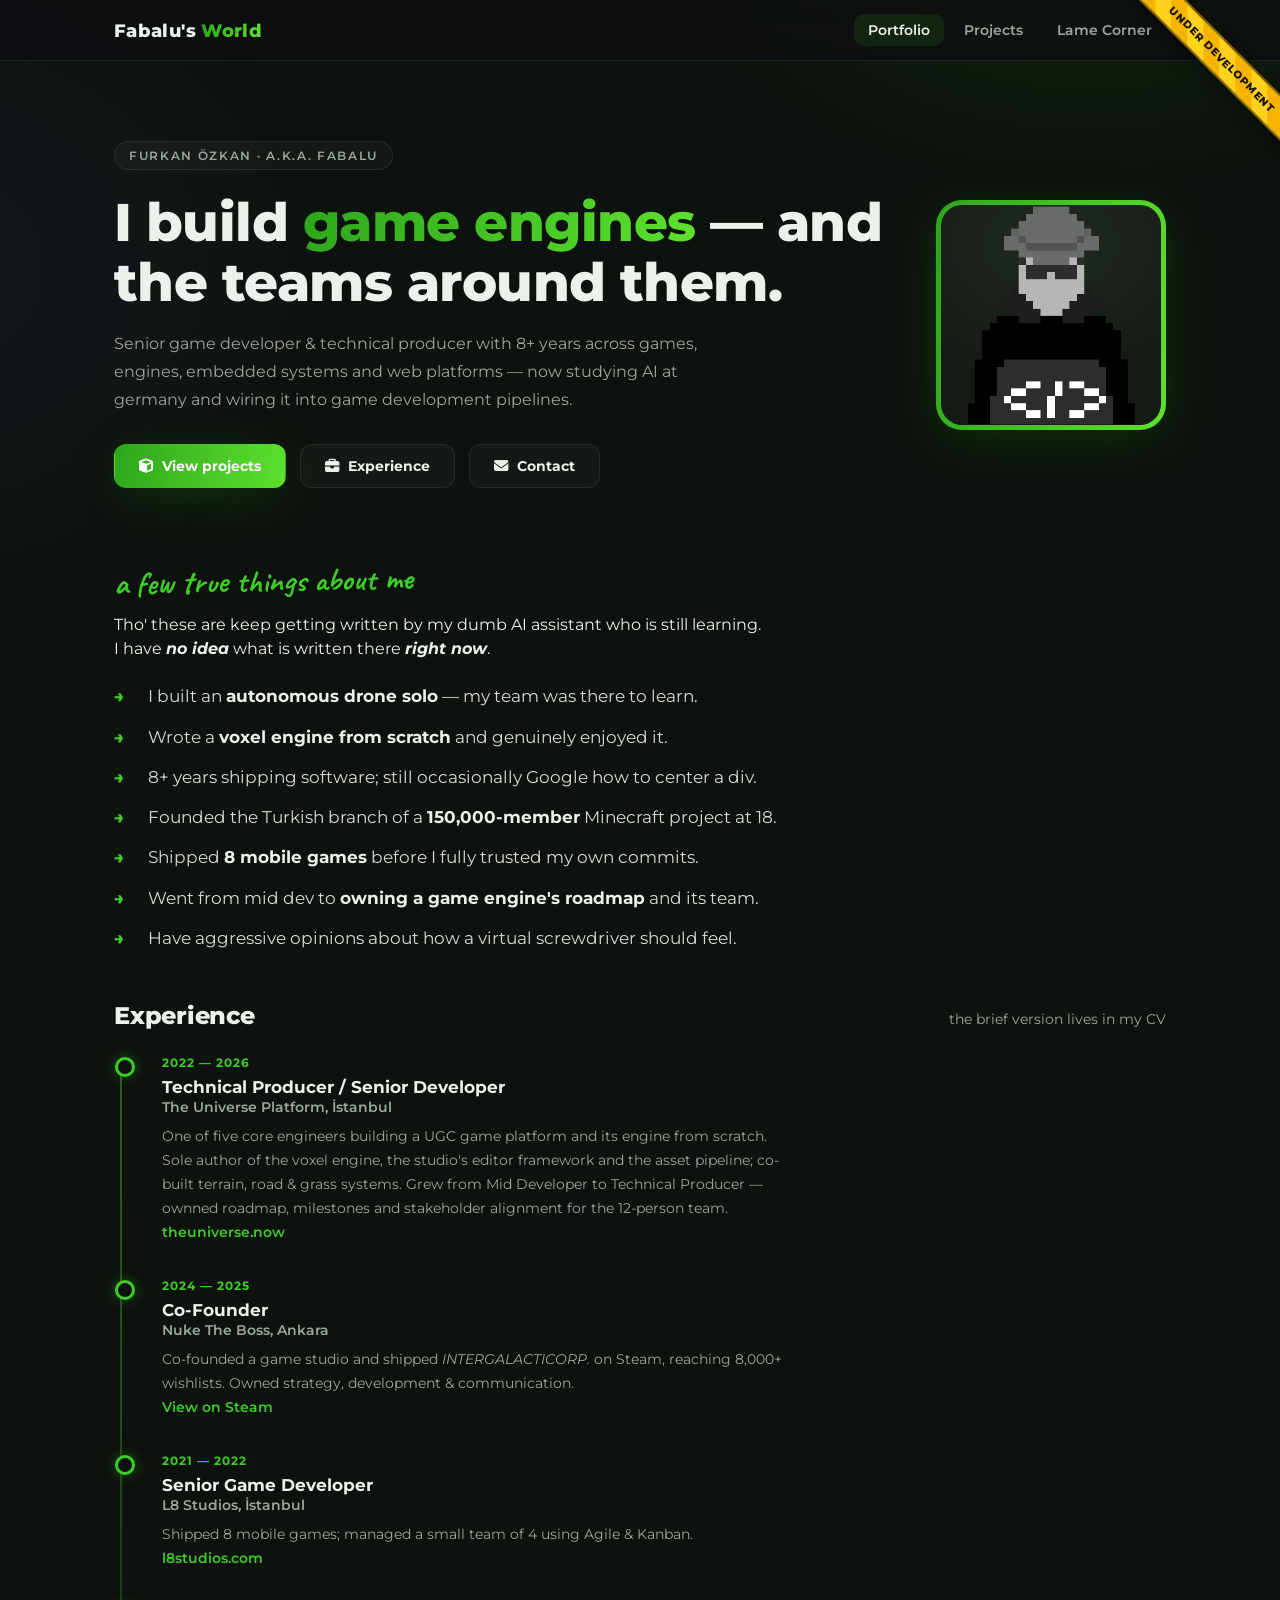
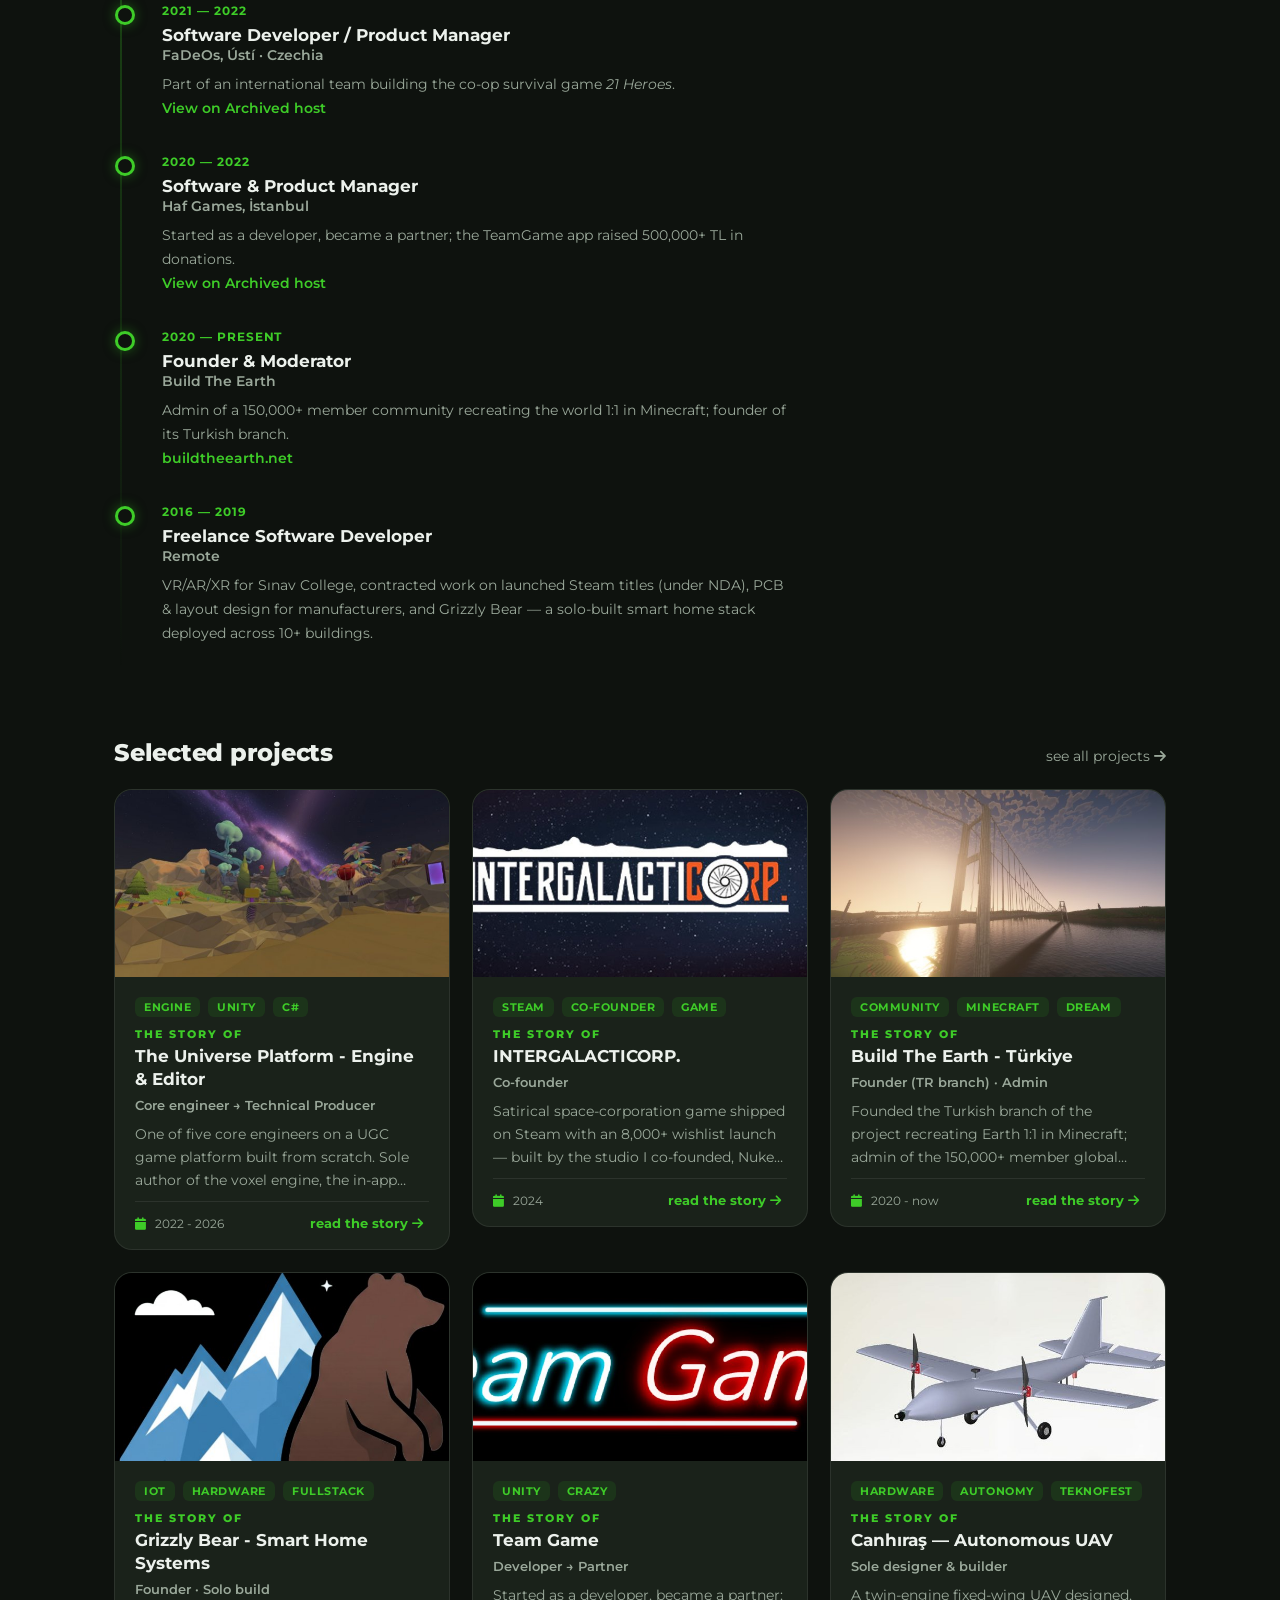
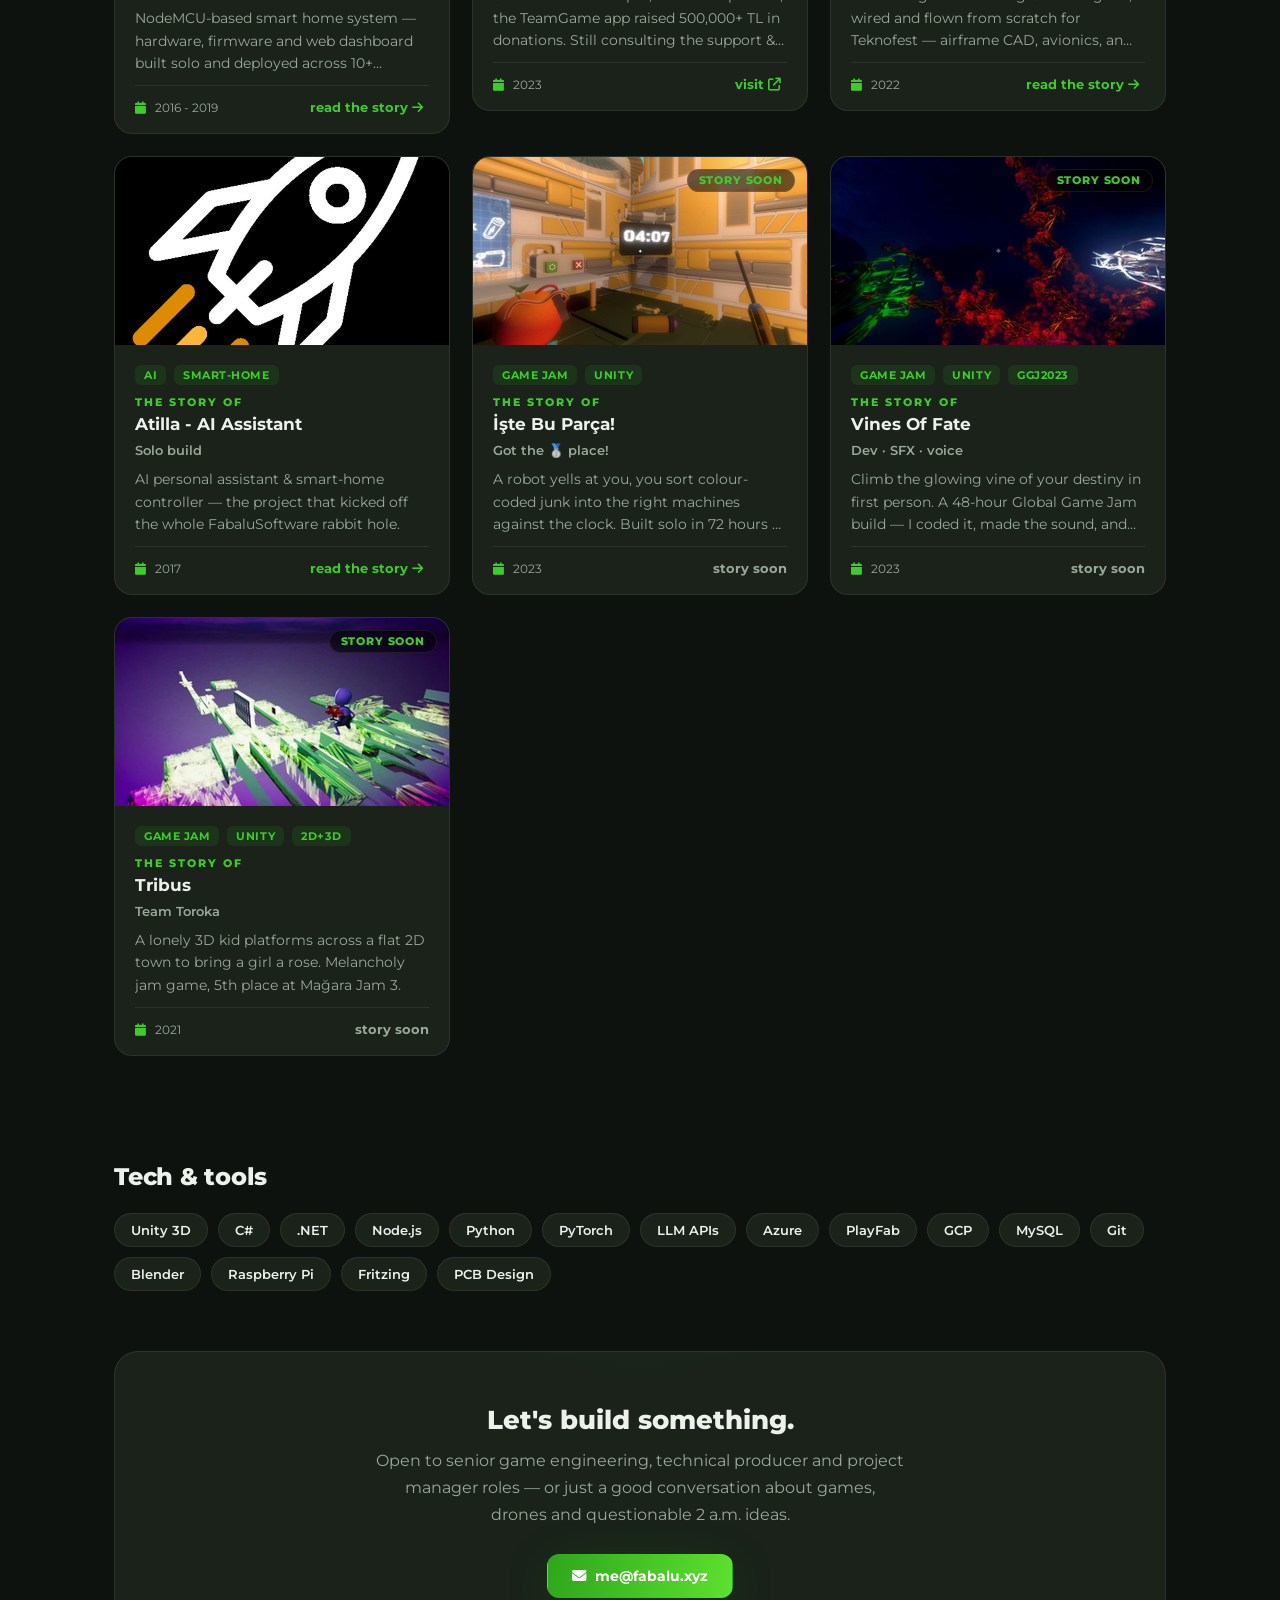
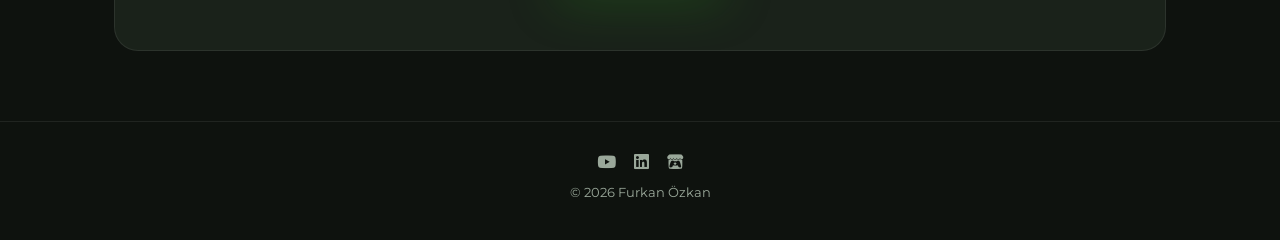
<file: index.html>
<!DOCTYPE html>
<html lang="en">
<head>
    <meta charset="UTF-8">
    <meta name="viewport" content="width=device-width, initial-scale=1.0">
    <meta name="description" content="Furkan Özkan — a.k.a. Fabalu. Senior game developer &amp; technical producer: game engines, AI, electronics. Portfolio, projects and blog.">
    <meta name="robots" content="index, follow">
    <meta name="author" content="Furkan Özkan">
    <link rel="canonical" href="https://fabalu.xyz/">

    <link rel="icon" type="image/png" href="data/favicon-fanart.png">
    <link rel="shortcut icon" href="data/favicon-fanart.ico">
    <meta name="theme-color" content="#5DE12E">

    <!-- Open Graph / social sharing -->
    <meta property="og:type" content="website">
    <meta property="og:site_name" content="Fabalu's World">
    <meta property="og:url" content="https://fabalu.xyz/">
    <meta property="og:title" content="Furkan Özkan (Fabalu) — Game Developer & Technical Producer">
    <meta property="og:description" content="Senior game developer &amp; technical producer: game engines, AI, electronics. Portfolio, projects and blog.">
    <meta property="og:image" content="https://fabalu.xyz/data/og-image.png">
    <meta property="og:image:width" content="1200">
    <meta property="og:image:height" content="630">
    <meta property="og:locale" content="en_US">
    <meta name="twitter:card" content="summary_large_image">
    <meta name="twitter:title" content="Furkan Özkan (Fabalu) — Game Developer & Technical Producer">
    <meta name="twitter:description" content="Senior game developer &amp; technical producer: game engines, AI, electronics.">
    <meta name="twitter:image" content="https://fabalu.xyz/data/og-image.png">

    <link rel="stylesheet" href="https://cdnjs.cloudflare.com/ajax/libs/font-awesome/6.5.2/css/all.min.css">
    <link rel="stylesheet" type="text/css" href="css/style.css?v=8">

    <title>Fabalu — Furkan Özkan · Game Developer & Technical Producer</title>

    <script type="application/ld+json">
    {
        "@context": "https://schema.org",
        "@type": "Person",
        "name": "Furkan Özkan",
        "alternateName": "Fabalu",
        "url": "https://fabalu.xyz/",
        "image": "https://fabalu.xyz/data/og-image.png",
        "jobTitle": "Senior Game Developer & Technical Producer",
        "description": "Senior game developer and technical producer with 8+ years across games, engines, embedded systems and web platforms.",
        "email": "mailto:me@fabalu.xyz",
        "alumniOf": {
            "@type": "CollegeOrUniversity",
            "name": "TH Rosenheim"
        },
        "knowsAbout": ["Game Development", "Unity 3D", "Game Engines", "Voxel Engines", "Artificial Intelligence", "Embedded Systems", "PCB Design"],
        "sameAs": [
            "https://www.linkedin.com/in/fabalu/",
            "https://www.youtube.com/@fabalu7666",
            "https://fabalu.itch.io",
            "https://github.com/FabaluDx"
        ]
    }
    </script>
    <script type="application/ld+json">
    {
        "@context": "https://schema.org",
        "@type": "WebSite",
        "name": "Fabalu's World",
        "alternateName": "Furkan Özkan's Portfolio",
        "url": "https://fabalu.xyz/",
        "author": { "@type": "Person", "name": "Furkan Özkan", "alternateName": "Fabalu" }
    }
    </script>
</head>

<body class="page-portfolio">

    <div class="dev-ribbon" aria-hidden="true"><span>Under Development</span></div>

    <nav class="site-nav">
        <div class="inner">
            <a class="brand" href="index.html">Fabalu's <span>World</span></a>
            <div class="links">
                <a href="index.html" class="active">Portfolio</a>
                <a href="projects.html">Projects</a>
                <a href="scratches.html">Lame Corner</a>
            </div>
        </div>
    </nav>

    <header class="portfolio-hero">
        <div class="inner">
            <div class="intro">
                <span class="eyebrow">Furkan Özkan · a.k.a. Fabalu</span>
                <h1>I build <span class="grad">game engines</span> — and the teams around them.</h1>
                <p class="sub">Senior game developer &amp; technical producer with 8+ years across games, engines, embedded systems and web platforms — now studying AI at germany and wiring it into game development pipelines.</p>
                <div class="actions">
                    <a class="btn btn-primary" href="projects.html"><i class="fas fa-cube"></i> View projects</a>
                    <a class="btn btn-ghost" href="#experience"><i class="fas fa-briefcase"></i> Experience</a>
                    <a class="btn btn-ghost" href="mailto:me@fabalu.xyz"><i class="fas fa-envelope"></i> Contact</a>
                </div>
            </div>
            <figure class="portrait">
                <img src="data/Photos/FabaluFanart.png" alt="Fabalu pixel-art avatar" width="585" height="432" loading="eager">
            </figure>
        </div>
    </header>

    <main class="container">

        <section class="true-things">
            <h2>a few true things about me</h2>
            <p style="margin-bottom: 5px;">
                Tho' these are keep getting written by my dumb AI assistant who is still learning.
            </p>

            <p style="margin-bottom: 25px;">
                I have <em><b>no idea</b></em> what is written there <em><b>right now</b></em>.
            </p>
            <ul>
                <li>I built an <b>autonomous drone solo</b> — my team was there to learn.</li>
                <li>Wrote a <b>voxel engine from scratch</b> and genuinely enjoyed it.</li>
                <li>8+ years shipping software; still occasionally Google how to center a div.</li>
                <li>Founded the Turkish branch of a <b>150,000-member</b> Minecraft project at 18.</li>
                <li>Shipped <b>8 mobile games</b> before I fully trusted my own commits.</li>
                <li>Went from mid dev to <b>owning a game engine's roadmap</b> and its team.</li>
                <li>Have aggressive opinions about how a virtual screwdriver should feel.</li>
            </ul>
        </section>

        <section id="experience">
            <div class="section-head">
                <h2>Experience</h2>
                <span class="hint">the brief version lives in my CV</span>
            </div>
            <div class="timeline">
                <div class="tl-item">
                    <span class="when">2022 — 2026</span>
                    <h3>Technical Producer / Senior Developer</h3>
                    <div class="where">The Universe Platform, İstanbul</div>
                    <p>One of five core engineers building a UGC game platform and its engine from scratch. Sole author of the voxel engine, the studio's editor framework and the asset pipeline; co-built terrain, road &amp; grass systems. Grew from Mid Developer to Technical Producer — ownned roadmap, milestones and stakeholder alignment for the 12-person team. <br>
                        <a href="https://theuniverse.now">theuniverse.now</a></p>
                </div>
                <div class="tl-item">
                    <span class="when">2024 — 2025</span>
                    <h3>Co-Founder</h3>
                    <div class="where">Nuke The Boss, Ankara</div>
                    <p>Co-founded a game studio and shipped <em>INTERGALACTICORP.</em> on Steam, reaching 8,000+ wishlists. Owned strategy, development &amp; communication.<br>
                        <a href="https://store.steampowered.com/app/3070720/INTERGALACTICORP/">View on Steam</a></p>
                </div>
                <div class="tl-item">
                    <span class="when">2021 — 2022</span>
                    <h3>Senior Game Developer</h3>
                    <div class="where">L8 Studios, İstanbul</div>
                    <p>Shipped 8 mobile games; managed a small team of 4 using Agile &amp; Kanban. <br>
                        <a href="https://l8studios.com/home/">l8studios.com</a></p>
                </div>
                <div class="tl-item">
                    <span class="when">2021 — 2022</span>
                    <h3>Software Developer / Product Manager</h3>
                    <div class="where">FaDeOs, Ústí · Czechia</div>
                    <p>Part of an international team building the co-op survival game <em>21 Heroes</em>. <br>
                        <a href="https://fadeos.fabaluxd.duckdns.org">View on Archived host</a></p>
                </div>
                <div class="tl-item">
                    <span class="when">2020 — 2022</span>
                    <h3>Software &amp; Product Manager</h3>
                    <div class="where">Haf Games, İstanbul</div>
                    <p>Started as a developer, became a partner; the TeamGame app raised 500,000+ TL in donations. <br>
                        <a href="https://teamgame.fabaluxd.duckdns.org">View on Archived host</a></p>
                </div>
                <div class="tl-item">
                    <span class="when">2020 — present</span>
                    <h3>Founder &amp; Moderator</h3>
                    <div class="where">Build The Earth</div>
                    <p>Admin of a 150,000+ member community recreating the world 1:1 in Minecraft; founder of its Turkish branch. <br>
                         <a href="https://buildtheearth.net">buildtheearth.net</a></p>
                </div>
                <div class="tl-item">
                    <span class="when">2016 — 2019</span>
                    <h3>Freelance Software Developer</h3>
                    <div class="where">Remote</div>
                    <p>VR/AR/XR for Sınav College, contracted work on launched Steam titles (under NDA), PCB &amp; layout design for manufacturers, and Grizzly Bear — a solo-built smart home stack deployed across 10+ buildings.</p>
                </div>
            </div>
        </section>

        <section id="projects">
            <div class="section-head">
                <h2>Selected projects</h2>
                <a class="hint" href="projects.html">see all projects <i class="fas fa-arrow-right"></i></a>
            </div>
            <div class="post-grid" data-mode="home"></div>
            <div class="empty-state" hidden>Projects are loading…</div>
        </section>

        <section id="skills">
            <div class="section-head">
                <h2>Tech &amp; tools</h2>
            </div>
            <div class="chips">
                <span class="chip">Unity 3D</span>
                <span class="chip">C#</span>
                <span class="chip">.NET</span>
                <span class="chip">Node.js</span>
                <span class="chip">Python</span>
                <span class="chip">PyTorch</span>
                <span class="chip">LLM APIs</span>
                <span class="chip">Azure</span>
                <span class="chip">PlayFab</span>
                <span class="chip">GCP</span>
                <span class="chip">MySQL</span>
                <span class="chip">Git</span>
                <span class="chip">Blender</span>
                <span class="chip">Raspberry Pi</span>
                <span class="chip">Fritzing</span>
                <span class="chip">PCB Design</span>
            </div>
        </section>

        <section class="contact-cta">
            <h2>Let's build something.</h2>
            <p>Open to senior game engineering, technical producer and project manager roles — or just a good conversation about games, drones and questionable 2 a.m. ideas.</p>
            <a class="btn btn-primary" href="mailto:me@fabalu.xyz"><i class="fas fa-envelope"></i> me@fabalu.xyz</a>
        </section>

    </main>

    <footer class="site-footer">
        <div class="icons">
            <a href="https://www.youtube.com/@fabalu7666" aria-label="YouTube" rel="me noopener"><i class="fab fa-youtube"></i></a>
            <a href="https://www.linkedin.com/in/fabalu/" aria-label="LinkedIn" rel="me noopener"><i class="fab fa-linkedin"></i></a>
            <a href="https://fabalu.itch.io" aria-label="itch.io" rel="me noopener"><i class="fab fa-itch-io"></i></a>
        </div>
        © 2026 Furkan Özkan
    </footer>

    <template id="project-card">
        <a class="project-link">
            <div class="card reveal">
                <div class="thumb">
                    <img alt="" loading="lazy">
                </div>
                <div class="body">
                    <div class="tags"></div>
                    <span class="story-of">The Story of</span>
                    <h3 class="header"></h3>
                    <span class="card-role"></span>
                    <p class="excerpt"></p>
                    <div class="meta">
                        <span class="date-wrap"><i class="fas fa-calendar"></i><span class="date"></span></span>
                        <span class="read"></span>
                    </div>
                </div>
            </div>
        </a>
    </template>

    <script defer src="projects.js?v=7"></script>
</body>
</html>
</file>
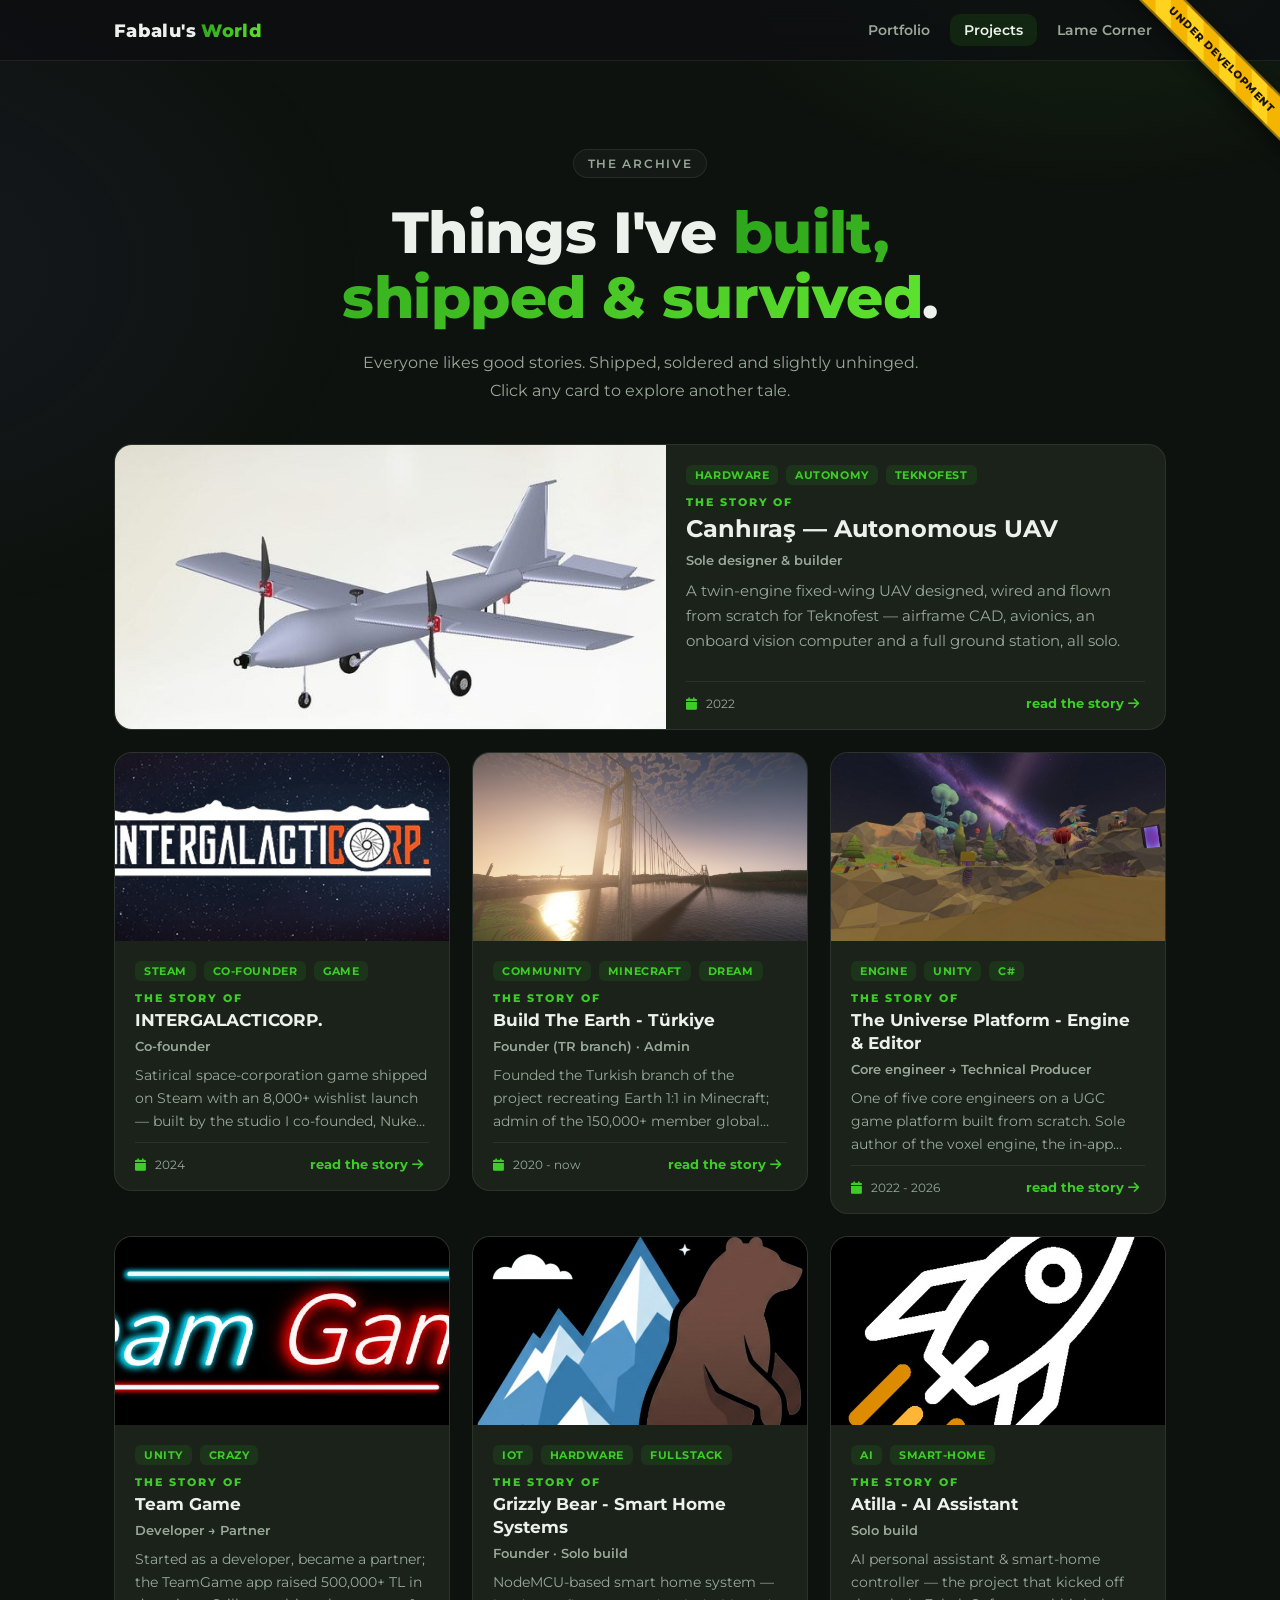
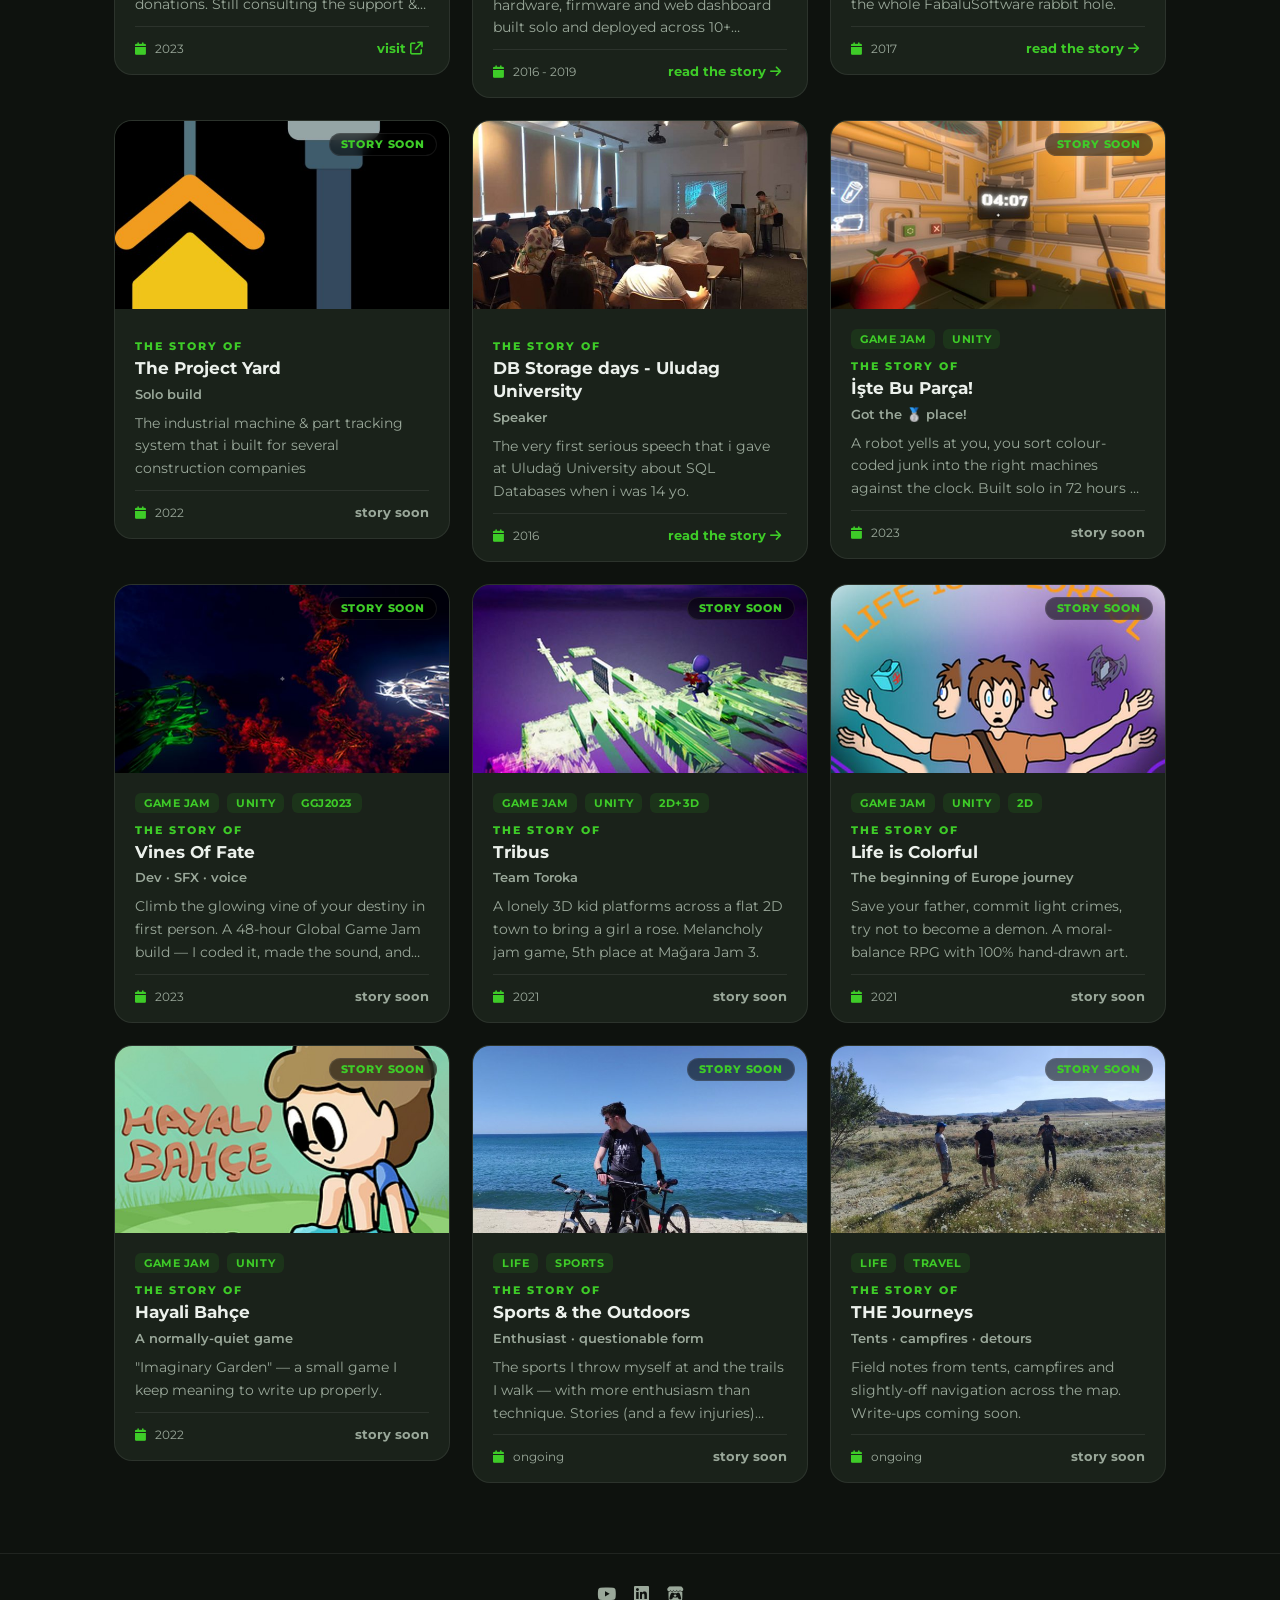
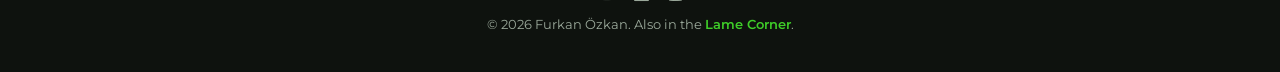
<file: projects.html>
<!DOCTYPE html>
<html lang="en">
<head>
    <meta charset="UTF-8">
    <meta name="viewport" content="width=device-width, initial-scale=1.0">
    <meta name="description" content="Projects and experiences by Furkan Özkan (Fabalu) — game engines, jam games, an autonomous UAV, smart-home hardware and more.">
    <meta name="robots" content="index, follow">
    <meta name="author" content="Furkan Özkan">
    <link rel="canonical" href="https://fabalu.xyz/projects.html">

    <link rel="icon" type="image/png" href="data/favicon-fanart.png">
    <link rel="shortcut icon" href="data/favicon-fanart.ico">
    <meta name="theme-color" content="#5DE12E">

    <meta property="og:type" content="website">
    <meta property="og:site_name" content="Fabalu's World">
    <meta property="og:url" content="https://fabalu.xyz/projects.html">
    <meta property="og:title" content="Things I've Built &amp; Done — Furkan Özkan (Fabalu)">
    <meta property="og:description" content="Game engines, jam games, an autonomous UAV, smart-home hardware and more — built by Furkan Özkan.">
    <meta property="og:image" content="https://fabalu.xyz/data/og-image.png">
    <meta property="og:image:width" content="1200">
    <meta property="og:image:height" content="630">
    <meta property="og:locale" content="en_US">
    <meta name="twitter:card" content="summary_large_image">
    <meta name="twitter:title" content="Things I've Built &amp; Done — Furkan Özkan (Fabalu)">
    <meta name="twitter:description" content="Game engines, jam games, an autonomous UAV, smart-home hardware and more.">
    <meta name="twitter:image" content="https://fabalu.xyz/data/og-image.png">

    <link rel="stylesheet" href="https://cdnjs.cloudflare.com/ajax/libs/font-awesome/6.5.2/css/all.min.css">
    <link rel="stylesheet" type="text/css" href="css/style.css?v=8">

    <title>Things I've Built &amp; Done — Furkan Özkan · Fabalu's World</title>
</head>

<body class="page-projects">


    <div class="dev-ribbon" aria-hidden="true"><span>Under Development</span></div>
    <nav class="site-nav">
        <div class="inner">
            <a class="brand" href="index.html">Fabalu's <span>World</span></a>
            <div class="links">
                <a href="index.html">Portfolio</a>
                <a href="projects.html" class="active">Projects</a>
                <a href="scratches.html">Lame Corner</a>
            </div>
        </div>
    </nav>

    <header class="hero">
        <div class="container">
            <span class="eyebrow">the archive</span>
            <h1>Things I've <span class="grad">built, shipped &amp; survived</span>.</h1>
            <p class="sub">Everyone likes good stories. Shipped, soldered and slightly unhinged. Click any card to explore another tale.</p>
        </div>
    </header>

    <main class="container" id="projects">
        <div class="post-grid"></div>
        <div class="empty-state" hidden>Projects are loading…</div>
    </main>

    <footer class="site-footer">
        <div class="icons">
            <a href="https://www.youtube.com/@fabalu7666" aria-label="YouTube" rel="me noopener"><i class="fab fa-youtube"></i></a>
            <a href="https://www.linkedin.com/in/fabalu/" aria-label="LinkedIn" rel="me noopener"><i class="fab fa-linkedin"></i></a>
            <a href="https://fabalu.itch.io" aria-label="itch.io" rel="me noopener"><i class="fab fa-itch-io"></i></a>
        </div>
        © 2026 Furkan Özkan. Also in the <a href="scratches.html">Lame Corner</a>.
    </footer>

    <template id="project-card">
        <a class="project-link">
            <div class="card reveal">
                <div class="thumb">
                    <img alt="" loading="lazy">
                </div>
                <div class="body">
                    <div class="tags"></div>
                    <span class="story-of">The Story of</span>
                    <h3 class="header"></h3>
                    <span class="card-role"></span>
                    <p class="excerpt"></p>
                    <div class="meta">
                        <span class="date-wrap"><i class="fas fa-calendar"></i><span class="date"></span></span>
                        <span class="read"></span>
                    </div>
                </div>
            </div>
        </a>
    </template>

    <script defer src="projects.js?v=7"></script>
</body>
</html>
</file>
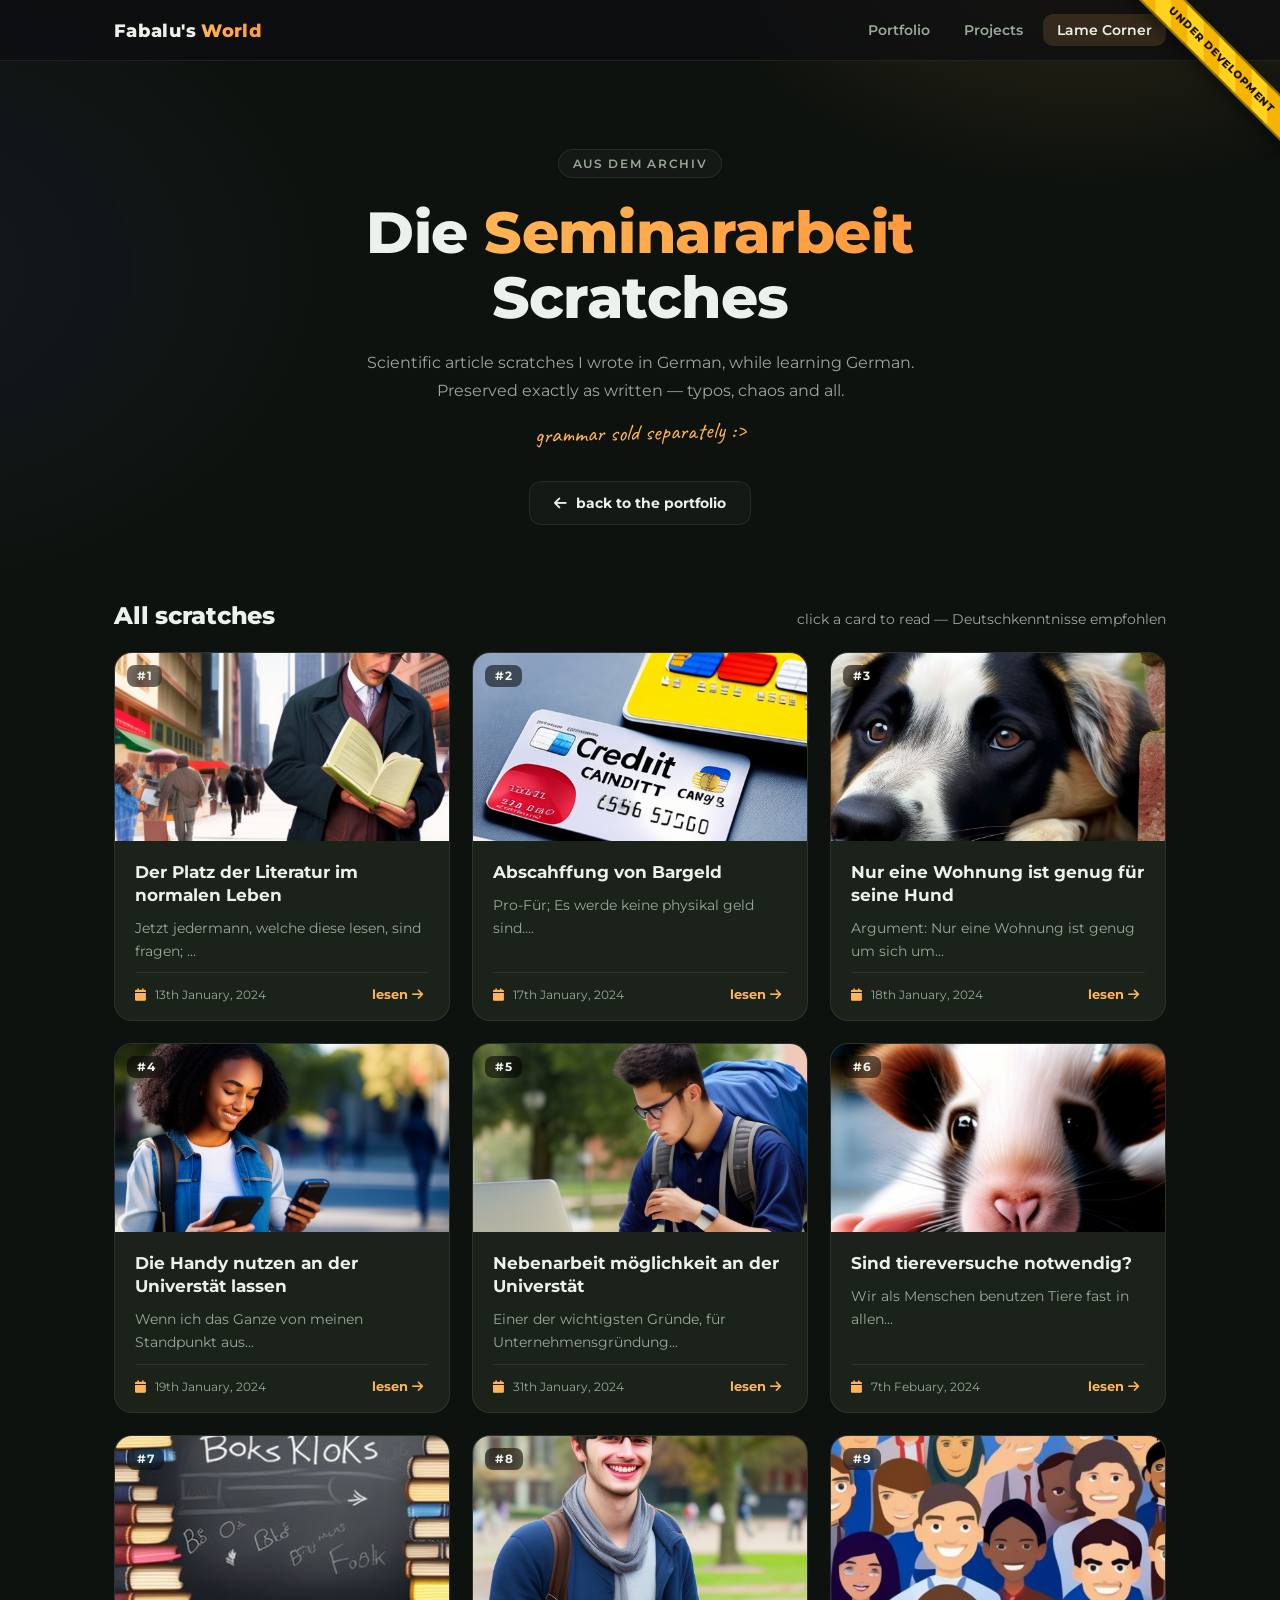
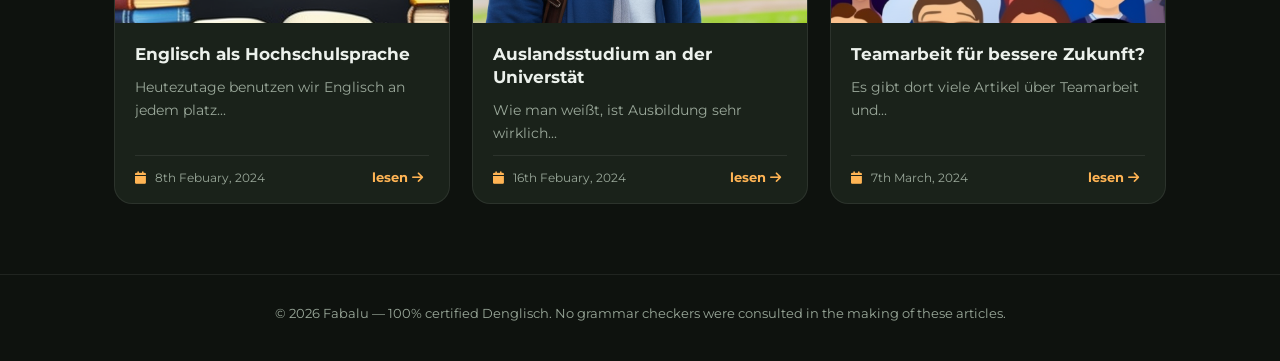
<file: scratches.html>
<!DOCTYPE html>
<html lang="en">
<head>
    <meta charset="UTF-8">
    <meta name="viewport" content="width=device-width, initial-scale=1.0">
    <meta name="description" content="German seminar-article scratches by Furkan Özkan (Fabalu), preserved exactly as written — typos, chaos and all.">
    <meta name="robots" content="index, follow">
    <meta name="author" content="Furkan Özkan">
    <link rel="canonical" href="https://fabalu.xyz/scratches.html">

    <link rel="icon" type="image/png" href="data/favicon-fanart.png">
    <link rel="shortcut icon" href="data/favicon-fanart.ico">
    <meta name="theme-color" content="#5DE12E">

    <meta property="og:type" content="website">
    <meta property="og:site_name" content="Fabalu's World">
    <meta property="og:url" content="https://fabalu.xyz/scratches.html">
    <meta property="og:title" content="The Lame Corner — Furkan Özkan (Fabalu)">
    <meta property="og:description" content="German seminar-article scratches by Furkan Özkan, preserved exactly as written — typos, chaos and all.">
    <meta property="og:image" content="https://fabalu.xyz/data/og-image.png">
    <meta property="og:image:width" content="1200">
    <meta property="og:image:height" content="630">
    <meta property="og:locale" content="en_US">
    <meta name="twitter:card" content="summary_large_image">
    <meta name="twitter:title" content="The Lame Corner — Furkan Özkan (Fabalu)">
    <meta name="twitter:description" content="German seminar-article scratches, preserved exactly as written.">
    <meta name="twitter:image" content="https://fabalu.xyz/data/og-image.png">

    <link rel="stylesheet" href="https://cdnjs.cloudflare.com/ajax/libs/font-awesome/6.5.2/css/all.min.css">
    <link rel="stylesheet" type="text/css" href="css/style.css?v=8">

    <title>The Lame Corner — Furkan Özkan · Fabalu's World</title>
</head>

<body class="page-scratches" data-feed="data/blogs/blogDatas.json">


    <div class="dev-ribbon" aria-hidden="true"><span>Under Development</span></div>
    <nav class="site-nav">
        <div class="inner">
            <a class="brand" href="index.html">Fabalu's <span>World</span></a>
            <div class="links">
                <a href="index.html">Portfolio</a>
                <a href="projects.html">Projects</a>
                <a href="scratches.html" class="active">Lame Corner</a>
            </div>
        </div>
    </nav>

    <header class="hero">
        <div class="container">
            <span class="eyebrow">aus dem Archiv</span>
            <h1>Die <span class="grad">Seminararbeit</span> Scratches</h1>
            <p class="sub">Scientific article scratches I wrote in German, while learning German. Preserved exactly as written — typos, chaos and all.</p>
            <span class="scratch-note">grammar sold separately :&gt;</span>
            <div class="actions">
                <a class="btn btn-ghost" href="index.html"><i class="fas fa-arrow-left"></i> back to the portfolio</a>
            </div>
        </div>
    </header>

    <main class="container" id="posts">
        <div class="section-head">
            <h2>All scratches</h2>
            <span class="hint">click a card to read — Deutschkenntnisse empfohlen</span>
        </div>
        <div class="post-grid"></div>
        <div class="empty-state" hidden>Nothing here yet.</div>
    </main>

    <footer class="site-footer">
        © 2026 Fabalu — 100% certified Denglisch. No grammar checkers were consulted in the making of these articles.
    </footer>

    <div class="reader-overlay" id="overlay"></div>
    <article class="reader" id="reader" role="dialog" aria-modal="true">
        <div class="head">
            <div>
                <div class="title"></div>
                <div class="date"><i class="fas fa-calendar"></i><span></span></div>
            </div>
            <button class="close" aria-label="Close">&times;</button>
        </div>
        <div class="body"></div>
    </article>

    <template id="post-card">
        <div class="card reveal">
            <div class="thumb">
                <img alt="" loading="lazy">
                <span class="index"></span>
            </div>
            <div class="body">
                <h3 class="header"></h3>
                <p class="excerpt"></p>
                <div class="meta">
                    <span class="date-wrap"><i class="fas fa-calendar"></i><span class="date"></span></span>
                    <span class="read">lesen <i class="fas fa-arrow-right"></i></span>
                </div>
            </div>
        </div>
    </template>

    <script defer src="index.js?v=5"></script>
</body>
</html>
</file>
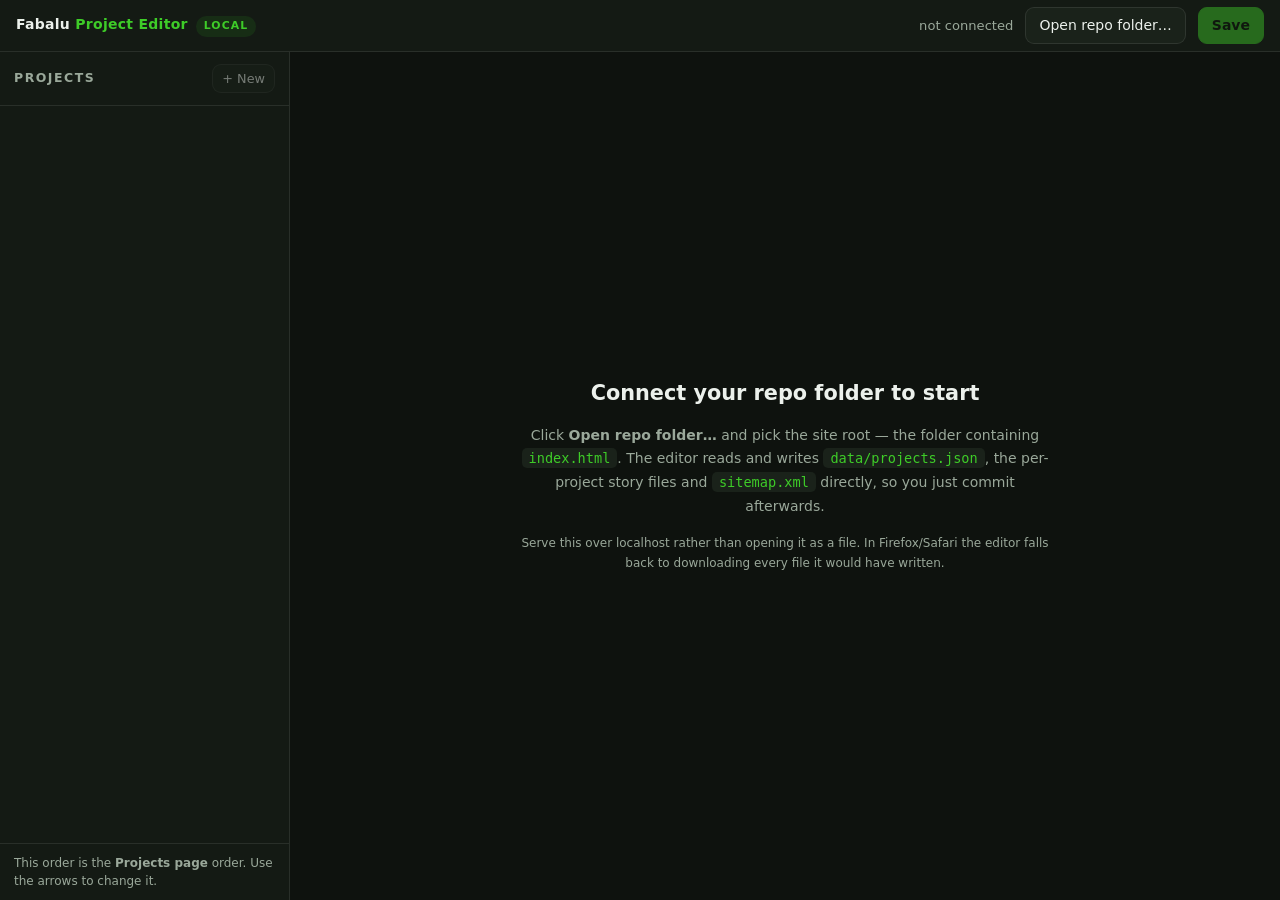
<file: tools/editor.html>
<!doctype html>
<html lang="en">
<head>
<meta charset="utf-8">
<meta name="viewport" content="width=device-width, initial-scale=1">
<meta name="robots" content="noindex, nofollow">
<title>Project Editor — Fabalu's World</title>
<style>
:root{
    --bg:#0e120e; --bg-soft:#141a14; --card:#1a221a; --card-hi:#202a20;
    --line:rgba(255,255,255,.09); --text:#ecf1ec; --muted:#9aa89a;
    --accent:#3ecc28; --accent-soft:rgba(46,166,28,.14);
    --warn:#ffb454; --warn-soft:rgba(255,180,84,.13);
    --bad:#ff6b5e; --bad-soft:rgba(255,107,94,.13);
    --radius:12px;
}
*{margin:0;padding:0;box-sizing:border-box}
body{
    font:14px/1.5 'Segoe UI',system-ui,sans-serif;
    background:var(--bg); color:var(--text); height:100vh; overflow:hidden;
}
button,input,textarea,select{font:inherit;color:inherit}

.bar{
    display:flex; align-items:center; gap:12px;
    padding:0 16px; height:52px;
    background:var(--bg-soft); border-bottom:1px solid var(--line);
}
.brand{font-weight:700; letter-spacing:.02em}
.brand b{color:var(--accent)}
.chip{
    display:inline-block; margin-left:8px; padding:2px 8px; border-radius:999px;
    background:var(--accent-soft); color:var(--accent);
    font-size:.68rem; font-weight:800; letter-spacing:.1em; text-transform:uppercase;
}
.spacer{flex:1}
.state{font-size:.82rem; color:var(--muted)}
.state.ok{color:var(--accent)}
.state.warn{color:var(--warn)}

.btn{
    padding:7px 13px; border:1px solid var(--line); border-radius:9px;
    background:var(--card); cursor:pointer; transition:.15s;
}
.btn:hover:not(:disabled){background:var(--card-hi); border-color:rgba(255,255,255,.2)}
.btn:disabled{opacity:.45; cursor:not-allowed}
.btn.primary{background:var(--accent); border-color:var(--accent); color:#0b1408; font-weight:700}
.btn.primary:hover:not(:disabled){filter:brightness(1.1)}
.btn.sm{padding:4px 9px; font-size:.8rem}
.btn.danger:hover:not(:disabled){border-color:var(--bad); color:var(--bad)}

.wrap{display:flex; height:calc(100vh - 52px)}
.side{
    width:290px; flex:0 0 290px; display:flex; flex-direction:column;
    background:var(--bg-soft); border-right:1px solid var(--line);
}
.side-head{
    display:flex; align-items:center; justify-content:space-between;
    padding:12px 14px; border-bottom:1px solid var(--line);
}
.side-head strong{font-size:.78rem; letter-spacing:.12em; text-transform:uppercase; color:var(--muted)}
.list{list-style:none; overflow-y:auto; flex:1; padding:8px}
.row{
    display:flex; align-items:center; gap:8px;
    padding:9px 10px; margin-bottom:4px; border-radius:9px;
    border:1px solid transparent; cursor:pointer;
}
.row:hover{background:var(--card)}
.row.on{background:var(--card-hi); border-color:var(--accent)}
.row .nm{flex:1; min-width:0; overflow:hidden; text-overflow:ellipsis; white-space:nowrap}
.row .badges{display:flex; gap:3px; flex:0 0 auto}
.bdg{
    font-size:.58rem; font-weight:800; letter-spacing:.06em; text-transform:uppercase;
    padding:2px 5px; border-radius:4px; background:var(--card-hi); color:var(--muted);
}
.bdg.home{background:var(--accent-soft); color:var(--accent)}
.bdg.feat{background:var(--warn-soft); color:var(--warn)}
.bdg.soon{background:var(--bad-soft); color:var(--bad)}
.ord{display:flex; flex-direction:column; gap:1px}
.ord button{
    width:19px; height:14px; padding:0; line-height:1; font-size:.6rem;
    border:1px solid var(--line); border-radius:4px; background:var(--card); cursor:pointer; color:var(--muted);
}
.ord button:hover{color:var(--accent); border-color:var(--accent)}
.side-foot{padding:10px 14px; border-top:1px solid var(--line)}
.hint{font-size:.75rem; color:var(--muted); line-height:1.5}

.main{flex:1; display:flex; flex-direction:column; overflow:hidden}
.tabs{display:flex; gap:4px; padding:10px 16px 0; border-bottom:1px solid var(--line); background:var(--bg-soft)}
.tab{
    padding:8px 15px; border:none; background:none; cursor:pointer;
    color:var(--muted); border-bottom:2px solid transparent; margin-bottom:-1px;
}
.tab.on{color:var(--accent); border-bottom-color:var(--accent); font-weight:600}
.panel{flex:1; overflow-y:auto; padding:22px 26px 60px}

.grid2{display:grid; grid-template-columns:1fr 1fr; gap:14px}
.f{margin-bottom:15px}
.f > label{display:block; margin-bottom:5px; font-size:.76rem; font-weight:700; letter-spacing:.06em; text-transform:uppercase; color:var(--muted)}
.f input[type=text], .f input[type=url], .f textarea, .f select{
    width:100%; padding:9px 11px; border:1px solid var(--line); border-radius:9px;
    background:var(--bg); outline:none;
}
.f input:focus, .f textarea:focus, .f select:focus{border-color:var(--accent)}
.f textarea{resize:vertical; min-height:74px; font-family:ui-monospace,Consolas,monospace; font-size:.85rem}
.f .sub{margin-top:5px; font-size:.74rem; color:var(--muted)}
.check{display:flex; align-items:center; gap:9px; padding:9px 0; cursor:pointer}
.check input{width:16px; height:16px; accent-color:var(--accent); cursor:pointer}
h3.sec{
    margin:26px 0 13px; padding-bottom:7px; border-bottom:1px solid var(--line);
    font-size:.8rem; letter-spacing:.12em; text-transform:uppercase; color:var(--accent);
}
h3.sec:first-child{margin-top:0}
.sec-head{display:flex; align-items:center; justify-content:space-between; margin:26px 0 13px; padding-bottom:7px; border-bottom:1px solid var(--line)}
.sec-head h3{font-size:.8rem; letter-spacing:.12em; text-transform:uppercase; color:var(--accent)}

.rep{display:flex; flex-direction:column; gap:8px}
.rep-row{display:flex; gap:8px; align-items:flex-start}
.rep-row input, .rep-row textarea{
    flex:1; padding:8px 10px; border:1px solid var(--line); border-radius:8px; background:var(--bg); outline:none; min-width:0;
}
.rep-row textarea{min-height:70px; resize:vertical; font-family:ui-monospace,Consolas,monospace; font-size:.85rem}
.rep-row input:focus, .rep-row textarea:focus{border-color:var(--accent)}
.mini{
    flex:0 0 auto; width:29px; height:33px; border:1px solid var(--line); border-radius:7px;
    background:var(--card); cursor:pointer; color:var(--muted); line-height:1;
}
.mini:hover{background:var(--card-hi); color:var(--text)}
.mini.x:hover{color:var(--bad); border-color:var(--bad)}

.drop{
    display:flex; align-items:center; gap:14px;
    padding:12px; border:1.5px dashed var(--line); border-radius:var(--radius);
    background:var(--bg); cursor:pointer; transition:.15s;
}
.drop:hover, .drop.over{border-color:var(--accent); background:var(--accent-soft)}
.drop img{
    width:150px; height:84px; object-fit:cover; border-radius:8px;
    background:var(--card-hi); flex:0 0 auto;
}
.drop .meta{flex:1; min-width:0}
.drop .meta b{display:block; margin-bottom:3px}
.drop .meta span{font-size:.76rem; color:var(--muted); word-break:break-all}
.gal-item{display:flex; gap:10px; align-items:flex-start; padding:9px; border:1px solid var(--line); border-radius:10px; background:var(--bg)}
.gal-item img{width:112px; height:64px; object-fit:cover; border-radius:7px; background:var(--card-hi); flex:0 0 auto}
.gal-item .col{flex:1; display:flex; flex-direction:column; gap:6px; min-width:0}
.gal-item input{width:100%; padding:7px 9px; border:1px solid var(--line); border-radius:7px; background:var(--bg-soft); outline:none}
.gal-item input:focus{border-color:var(--accent)}
.gal-item .path{font-size:.7rem; color:var(--muted); word-break:break-all}
.gal-btns{display:flex; flex-direction:column; gap:4px}

.note{padding:10px 13px; border-radius:9px; margin-bottom:13px; font-size:.84rem; line-height:1.55}
.note.warn{background:var(--warn-soft); border:1px solid rgba(255,180,84,.3); color:#ffd9a8}
.note.bad{background:var(--bad-soft); border:1px solid rgba(255,107,94,.3); color:#ffc3bd}
.note.info{background:var(--card); border:1px solid var(--line); color:var(--muted)}
.note ul{margin:6px 0 0 18px}
.toasts{position:fixed; right:18px; bottom:18px; display:flex; flex-direction:column; gap:8px; z-index:99}
.toast{
    padding:11px 15px; border-radius:10px; background:var(--card-hi);
    border:1px solid var(--line); box-shadow:0 10px 30px rgba(0,0,0,.5);
    font-size:.85rem; max-width:400px; animation:in .2s ease;
}
.toast.ok{border-color:var(--accent); color:var(--accent)}
.toast.bad{border-color:var(--bad); color:#ffc3bd}
.toast.warn{border-color:var(--warn); color:#ffd9a8}
@keyframes in{from{opacity:0;transform:translateY(8px)}}

.empty{display:flex; flex-direction:column; align-items:center; justify-content:center; height:100%; text-align:center; padding:40px; gap:14px}
.empty h2{font-size:1.3rem}
.empty p{color:var(--muted); max-width:540px; line-height:1.7}
.empty code{background:var(--card); padding:2px 7px; border-radius:5px; font-family:ui-monospace,Consolas,monospace; font-size:.85rem; color:var(--accent)}
#preview{width:100%; height:100%; min-height:540px; border:1px solid var(--line); border-radius:var(--radius); background:var(--bg)}
</style>
</head>
<body>

<header class="bar">
    <div class="brand">Fabalu <b>Project Editor</b><span class="chip">local</span></div>
    <div class="spacer"></div>
    <span id="repoState" class="state">not connected</span>
    <button id="btnConnect" class="btn">Open repo folder…</button>
    <button id="btnSave" class="btn primary" disabled>Save</button>
</header>

<div class="wrap">
    <aside class="side">
        <div class="side-head">
            <strong>Projects</strong>
            <button id="btnNew" class="btn sm" disabled>+ New</button>
        </div>
        <ol id="list" class="list"></ol>
        <div class="side-foot">
            <div class="hint">This order is the <b>Projects page</b> order. Use the arrows to change it.</div>
        </div>
    </aside>

    <main class="main">
        <div id="empty" class="empty">
            <h2>Connect your repo folder to start</h2>
            <p>
                Click <b>Open repo folder…</b> and pick the site root — the folder containing
                <code>index.html</code>. The editor reads and writes <code>data/projects.json</code>,
                the per-project story files and <code>sitemap.xml</code> directly, so you just commit afterwards.
            </p>
            <p class="hint">
                Serve this over localhost rather than opening it as a file. In Firefox/Safari the editor
                falls back to downloading every file it would have written.
            </p>
        </div>

        <div id="editor" hidden>
            <nav class="tabs">
                <button class="tab on" data-tab="card">Card</button>
                <button class="tab" data-tab="story">Story page</button>
                <button class="tab" data-tab="preview">Preview</button>
            </nav>

            <section class="panel" data-panel="card">
                <div id="cardNotes"></div>
                <h3 class="sec">Identity</h3>
                <div class="grid2">
                    <div class="f">
                        <label for="fSlug">Slug</label>
                        <input type="text" id="fSlug" placeholder="my-project">
                        <div class="sub">URL and folder name. Lowercase letters, digits and dashes.</div>
                    </div>
                    <div class="f">
                        <label for="fTitle">Title</label>
                        <input type="text" id="fTitle" placeholder="My Project">
                    </div>
                </div>
                <div class="grid2">
                    <div class="f">
                        <label for="fDate">Date</label>
                        <input type="text" id="fDate" placeholder="2026">
                    </div>
                    <div class="f">
                        <label for="fRole">Role</label>
                        <input type="text" id="fRole" placeholder="Solo build">
                    </div>
                </div>
                <div class="f">
                    <label for="fBlurb">Blurb</label>
                    <textarea id="fBlurb" placeholder="One or two sentences for the card."></textarea>
                </div>
                <div class="f">
                    <label for="fTags">Tags</label>
                    <input type="text" id="fTags" placeholder="unity, hardware, solo">
                    <div class="sub">Comma separated. Only the first three show on the card.</div>
                </div>

                <h3 class="sec">Cover</h3>
                <div class="f">
                    <label>Thumbnail — 640×360, generated for you</label>
                    <div class="drop" id="dropThumb">
                        <img id="thumbPrev" alt="">
                        <div class="meta">
                            <b id="thumbLabel">Drop an image, or click to choose</b>
                            <span id="thumbPath"></span>
                        </div>
                        <button class="btn sm danger" id="btnThumbClear" type="button">Remove</button>
                    </div>
                    <div class="sub">With no thumbnail the card falls back to the emoji below.</div>
                </div>
                <div class="grid2">
                    <div class="f">
                        <label for="fEmoji">Emoji fallback</label>
                        <input type="text" id="fEmoji" placeholder="🛠️" maxlength="8">
                    </div>
                    <div class="f">
                        <label for="fLink">External link</label>
                        <input type="url" id="fLink" placeholder="https://…">
                        <div class="sub">Used when there is no story page.</div>
                    </div>
                </div>

                <h3 class="sec">Placement</h3>
                <label class="check"><input type="checkbox" id="fHasPage"> Has its own story page</label>
                <label class="check"><input type="checkbox" id="fHome"> Show on the landing page</label>
                <label class="check"><input type="checkbox" id="fFeatured"> Featured — full-width row on the Projects page</label>
                <div id="homeBox" style="margin-top:12px"></div>
                <div style="margin-top:26px">
                    <button class="btn danger" id="btnDelete">Delete this project…</button>
                </div>
            </section>

            <section class="panel" data-panel="story" hidden>
                <div id="storyBody"></div>
            </section>

            <section class="panel" data-panel="preview" hidden>
                <iframe id="preview"></iframe>
            </section>
        </div>
    </main>
</div>

<div class="toasts" id="toasts"></div>

<script>
'use strict';

/* ------------------------------------------------------------------ helpers */
const $  = (s, r = document) => r.querySelector(s);
const $$ = (s, r = document) => [...r.querySelectorAll(s)];

function toast(msg, kind = '') {
    const t = document.createElement('div');
    t.className = 'toast ' + kind;
    t.textContent = msg;
    $('#toasts').appendChild(t);
    setTimeout(() => t.remove(), kind === 'bad' ? 7000 : 3800);
}

function slugify(s) {
    return (s || '').toLowerCase().trim()
        .replace(/[ıİ]/g, 'i').replace(/[şŞ]/g, 's').replace(/[ğĞ]/g, 'g')
        .replace(/[üÜ]/g, 'u').replace(/[öÖ]/g, 'o').replace(/[çÇ]/g, 'c')
        .normalize('NFD').replace(/[̀-ͯ]/g, '')
        .replace(/[^a-z0-9]+/g, '-').replace(/^-+|-+$/g, '');
}

/* Formats JSON the way these files are hand-written: 4-space indent, short
   primitive arrays inline, one element per line otherwise. Keeps diffs small. */
function fmtJSON(value, indent = 4) {
    const pad = n => ' '.repeat(n);
    const inline = x => {
        if (x === null || typeof x !== 'object') return JSON.stringify(x);
        if (Array.isArray(x)) return '[' + x.map(inline).join(', ') + ']';
        return '{ ' + Object.entries(x)
            .map(([k, v]) => JSON.stringify(k) + ': ' + inline(v)).join(', ') + ' }';
    };
    const walk = (x, depth) => {
        const p = pad(depth * indent), p2 = pad((depth + 1) * indent);
        if (x === null || typeof x !== 'object') return JSON.stringify(x);
        if (Array.isArray(x)) {
            if (!x.length) return '[]';
            const allPrim = x.every(i => i === null || typeof i !== 'object');
            const flat = inline(x);
            if (allPrim && flat.length <= 100) return flat;
            const rows = x.map(i => {
                const s = inline(i);
                return p2 + (s.length <= 200 ? s : walk(i, depth + 1));
            });
            return '[\n' + rows.join(',\n') + '\n' + p + ']';
        }
        const keys = Object.keys(x);
        if (!keys.length) return '{}';
        return '{\n' + keys.map(k => p2 + JSON.stringify(k) + ': ' + walk(x[k], depth + 1)).join(',\n') + '\n' + p + '}';
    };
    return walk(value, 0) + '\n';
}

/* ------------------------------------------------- directory handle storage */
const IDB_DB = 'fabalu-editor', IDB_STORE = 'handles';
function idb(mode, fn) {
    return new Promise((res, rej) => {
        const open = indexedDB.open(IDB_DB, 1);
        open.onupgradeneeded = () => open.result.createObjectStore(IDB_STORE);
        open.onerror = () => rej(open.error);
        open.onsuccess = () => {
            const tx = open.result.transaction(IDB_STORE, mode);
            const req = fn(tx.objectStore(IDB_STORE));
            req.onsuccess = () => res(req.result);
            req.onerror = () => rej(req.error);
        };
    });
}
const saveHandle = h => idb('readwrite', s => s.put(h, 'root')).catch(() => {});
const loadHandle = () => idb('readonly', s => s.get('root')).catch(() => null);

/* ------------------------------------------------------------- file system */
let ROOT = null;                 // FileSystemDirectoryHandle, or null in fallback mode
const PENDING = new Map();       // path -> Blob, queued downloads when ROOT is null

async function dirFor(path, create = false) {
    const parts = path.split('/').filter(Boolean);
    parts.pop();
    let d = ROOT;
    for (const p of parts) d = await d.getDirectoryHandle(p, { create });
    return d;
}
const baseName = path => path.split('/').pop();

async function readText(path) {
    if (ROOT) {
        const d = await dirFor(path);
        const fh = await d.getFileHandle(baseName(path));
        return (await fh.getFile()).text();
    }
    const r = await fetch('../' + path + '?t=' + Date.now(), { cache: 'no-store' });
    if (!r.ok) throw new Error(path + ' → HTTP ' + r.status);
    return r.text();
}

async function fileExists(path) {
    try { await readText(path); return true; } catch { return false; }
}

async function writeBlob(path, blob) {
    if (!ROOT) { PENDING.set(path, blob); return; }
    const d = await dirFor(path, true);
    const fh = await d.getFileHandle(baseName(path), { create: true });
    const w = await fh.createWritable();
    await w.write(blob);
    await w.close();
}
const writeText = (path, text) =>
    writeBlob(path, new Blob([text], { type: 'application/json;charset=utf-8' }));

function downloadPending() {
    for (const [path, blob] of PENDING) {
        const a = document.createElement('a');
        a.href = URL.createObjectURL(blob);
        a.download = path.replace(/\//g, '_');
        a.click();
        setTimeout(() => URL.revokeObjectURL(a.href), 4000);
    }
    const n = PENDING.size;
    PENDING.clear();
    return n;
}

/* ------------------------------------------------------ image processing */
const IMG_SPECS = {
    thumb:   { w: 640, h: 360, mode: 'cover', quality: 0.86, label: 'card thumbnail' },
    hero:    { maxW: 1600, minW: 1200, mode: 'fit', quality: 0.86, label: 'hero background' },
    gallery: { maxW: 1400, minW: 800,  mode: 'fit', quality: 0.86, label: 'gallery image' }
};

async function processImage(file, kind) {
    const spec = IMG_SPECS[kind];
    const bmp = await createImageBitmap(file);
    const warns = [];
    let cw, ch;

    if (spec.mode === 'cover') {
        cw = spec.w; ch = spec.h;
        if (bmp.width < spec.w || bmp.height < spec.h) {
            warns.push('Source is ' + bmp.width + '×' + bmp.height + ' — the ' + spec.label +
                ' needs ' + spec.w + '×' + spec.h + ', so it will be upscaled and look soft.');
        }
    } else {
        const scale = Math.min(1, spec.maxW / bmp.width);
        cw = Math.round(bmp.width * scale);
        ch = Math.round(bmp.height * scale);
        if (bmp.width < spec.minW) {
            warns.push('Source is only ' + bmp.width + 'px wide — a ' + spec.label +
                ' looks best at ' + spec.minW + 'px or more. It will look blurry when stretched.');
        }
    }

    const c = document.createElement('canvas');
    c.width = cw; c.height = ch;
    const ctx = c.getContext('2d');
    ctx.imageSmoothingEnabled = true;
    ctx.imageSmoothingQuality = 'high';

    if (spec.mode === 'cover') {
        const s = Math.max(cw / bmp.width, ch / bmp.height);
        const dw = bmp.width * s, dh = bmp.height * s;
        ctx.drawImage(bmp, (cw - dw) / 2, (ch - dh) / 2, dw, dh);
    } else {
        ctx.drawImage(bmp, 0, 0, cw, ch);
    }
    bmp.close?.();

    const blob = await new Promise(r => c.toBlob(r, 'image/jpeg', spec.quality));
    return { blob, width: cw, height: ch, warns };
}

function pickFile(accept = 'image/*') {
    return new Promise(res => {
        const i = document.createElement('input');
        i.type = 'file'; i.accept = accept;
        i.onchange = () => res(i.files[0] || null);
        i.click();
    });
}

/* Wires a drop target: click to choose, or drag an image onto it. */
function wireDrop(node, onFile) {
    node.addEventListener('click', async e => {
        if (e.target.closest('button')) return;
        const f = await pickFile();
        if (f) onFile(f);
    });
    node.addEventListener('dragover', e => { e.preventDefault(); node.classList.add('over'); });
    node.addEventListener('dragleave', () => node.classList.remove('over'));
    node.addEventListener('drop', e => {
        e.preventDefault();
        node.classList.remove('over');
        const f = e.dataTransfer.files[0];
        if (f && f.type.startsWith('image/')) onFile(f);
        else if (f) toast('That is not an image file.', 'bad');
    });
}

/* ------------------------------------------------------------------- state */
let INDEX = [];                  // data/projects.json
const DETAILS = new Map();       // slug -> detail object
let sel = -1;                    // selected position in INDEX
let indexDirty = false;
const detailDirty = new Set();

const cur = () => INDEX[sel] || null;
const detailPath = slug => 'data/projects/' + slug + '.json';
const assetDir = slug => 'data/projects/' + slug;

function markIndex() { indexDirty = true; refreshSave(); }
function markDetail(slug) { detailDirty.add(slug); refreshSave(); }
function refreshSave() {
    const n = (indexDirty ? 1 : 0) + detailDirty.size + PENDING.size;
    $('#btnSave').disabled = n === 0;
    $('#btnSave').textContent = n ? 'Save (' + n + ')' : 'Save';
}

/* Home slots are always kept contiguous 1..N, so the numbers never drift. */
function homeList() {
    return INDEX.filter(p => p.homeOrder).sort((a, b) => a.homeOrder - b.homeOrder);
}
function renumberHome() {
    homeList().forEach((p, i) => { p.homeOrder = i + 1; });
}

/* ------------------------------------------------------------ sidebar list */
function renderList() {
    const ol = $('#list');
    ol.innerHTML = '';
    INDEX.forEach((p, i) => {
        const li = document.createElement('li');
        li.className = 'row' + (i === sel ? ' on' : '');

        const ord = document.createElement('div');
        ord.className = 'ord';
        const up = document.createElement('button');   up.textContent = '▲'; up.title = 'Move up';
        const dn = document.createElement('button');   dn.textContent = '▼'; dn.title = 'Move down';
        up.onclick = e => { e.stopPropagation(); move(i, -1); };
        dn.onclick = e => { e.stopPropagation(); move(i, 1); };
        ord.append(up, dn);

        const nm = document.createElement('div');
        nm.className = 'nm';
        nm.textContent = p.title || p.slug || '(untitled)';

        const badges = document.createElement('div');
        badges.className = 'badges';
        if (p.featured) badges.append(mkBadge('★', 'feat', 'Featured'));
        if (p.homeOrder) badges.append(mkBadge('H' + p.homeOrder, 'home', 'Landing page slot ' + p.homeOrder));
        if (!p.hasPage && !p.link) badges.append(mkBadge('soon', 'soon', 'No destination yet'));

        li.append(ord, nm, badges);
        li.onclick = () => select(i);
        ol.appendChild(li);
    });
}
function mkBadge(text, cls, title) {
    const s = document.createElement('span');
    s.className = 'bdg ' + cls;
    s.textContent = text;
    s.title = title || '';
    return s;
}
function move(i, dir) {
    const j = i + dir;
    if (j < 0 || j >= INDEX.length) return;
    [INDEX[i], INDEX[j]] = [INDEX[j], INDEX[i]];
    if (sel === i) sel = j; else if (sel === j) sel = i;
    markIndex();
    renderList();
}

/* ------------------------------------------------------------- card fields */
const CARD_BIND = [
    ['#fSlug', 'slug'], ['#fTitle', 'title'], ['#fDate', 'date'],
    ['#fRole', 'role'], ['#fBlurb', 'blurb'], ['#fEmoji', 'emoji'], ['#fLink', 'link']
];

function fillCard() {
    const p = cur();
    if (!p) return;
    CARD_BIND.forEach(([q, key]) => { $(q).value = p[key] || ''; });
    $('#fTags').value = (p.tags || []).join(', ');
    $('#fHasPage').checked = !!p.hasPage;
    $('#fFeatured').checked = !!p.featured;
    $('#fHome').checked = !!p.homeOrder;
    fillThumb();
    renderHomeBox();
    renderCardNotes();
}

function fillThumb() {
    const p = cur();
    const img = $('#thumbPrev');
    if (p.thumb) {
        img.src = '../' + p.thumb + '?t=' + Date.now();
        img.style.visibility = 'visible';
        $('#thumbLabel').textContent = 'Thumbnail set — drop a new image to replace';
        $('#thumbPath').textContent = p.thumb;
        $('#btnThumbClear').hidden = false;
    } else {
        img.removeAttribute('src');
        img.style.visibility = 'hidden';
        $('#thumbLabel').textContent = 'Drop an image, or click to choose';
        $('#thumbPath').textContent = 'No thumbnail — the emoji is used instead.';
        $('#btnThumbClear').hidden = true;
    }
}

function renderHomeBox() {
    const box = $('#homeBox');
    box.innerHTML = '';
    const p = cur();
    if (!p.homeOrder) return;

    const list = homeList();
    const at = list.findIndex(x => x === p);

    const wrap = document.createElement('div');
    wrap.className = 'note info';
    wrap.style.marginBottom = '0';

    const label = document.createElement('div');
    label.innerHTML = 'Landing page slot <b>' + p.homeOrder + '</b> of ' + list.length + ' — ';
    const up = document.createElement('button');
    up.className = 'btn sm'; up.textContent = '↑ earlier'; up.disabled = at <= 0;
    const dn = document.createElement('button');
    dn.className = 'btn sm'; dn.textContent = '↓ later'; dn.disabled = at >= list.length - 1;
    dn.style.marginLeft = '6px';

    up.onclick = () => shiftHome(-1);
    dn.onclick = () => shiftHome(1);
    label.append(up, dn);
    wrap.appendChild(label);
    box.appendChild(wrap);
}
function shiftHome(dir) {
    const p = cur();
    const list = homeList();
    const at = list.findIndex(x => x === p);
    const other = list[at + dir];
    if (!other) return;
    [p.homeOrder, other.homeOrder] = [other.homeOrder, p.homeOrder];
    markIndex();
    renderList(); renderHomeBox();
}

function renderCardNotes() {
    const p = cur();
    const box = $('#cardNotes');
    box.innerHTML = '';
    const issues = [];

    if (!p.slug) issues.push(['bad', 'A slug is required.']);
    else if (!/^[a-z0-9-]+$/.test(p.slug)) issues.push(['bad', 'Slug may only contain lowercase letters, digits and dashes.']);
    if (INDEX.filter(x => x.slug === p.slug).length > 1) issues.push(['bad', 'Another project already uses this slug.']);
    if (!p.title) issues.push(['bad', 'A title is required.']);
    if (!p.thumb && !p.emoji) issues.push(['warn', 'No thumbnail and no emoji — the card cover will be blank.']);
    if (!p.hasPage && !p.link) issues.push(['warn', 'No story page and no link, so this card shows a "story soon" badge and is not clickable.']);
    if (p.featured && !p.thumb) issues.push(['warn', 'Featured cards are full-width; without a thumbnail that is a large empty block.']);

    issues.forEach(([kind, msg]) => {
        const d = document.createElement('div');
        d.className = 'note ' + kind;
        d.textContent = msg;
        box.appendChild(d);
    });
}

/* --------------------------------------------------------- story page tab */
function blankDetail(p) {
    return {
        slug: p.slug, title: p.title, kicker: 'The Story of', subtitle: '',
        date: p.date || '', role: p.role || '', team: '',
        hero: '', tags: [...(p.tags || [])], links: [], specs: [], gallery: [], body: ['<p></p>']
    };
}

async function loadDetail(slug) {
    if (DETAILS.has(slug)) return DETAILS.get(slug);
    let d;
    try { d = JSON.parse(await readText(detailPath(slug))); }
    catch { d = null; }
    if (d) DETAILS.set(slug, d);
    return d;
}

async function renderStory() {
    const host = $('#storyBody');
    host.innerHTML = '';
    const p = cur();
    if (!p) return;

    if (!p.hasPage) {
        host.innerHTML = '<div class="note info">This project has no story page. ' +
            'Tick <b>Has its own story page</b> on the Card tab to create one.</div>';
        return;
    }

    let d = await loadDetail(p.slug);
    if (!d) {
        d = blankDetail(p);
        DETAILS.set(p.slug, d);
        markDetail(p.slug);
        toast('Started a new story page for ' + p.slug, 'ok');
    }

    const field = (labelText, key, placeholder) => {
        const f = document.createElement('div');
        f.className = 'f';
        const l = document.createElement('label');
        l.textContent = labelText;
        const i = document.createElement('input');
        i.type = 'text'; i.value = d[key] || ''; i.placeholder = placeholder || '';
        i.oninput = () => { d[key] = i.value; markDetail(p.slug); };
        f.append(l, i);
        return f;
    };

    const h = t => { const x = document.createElement('h3'); x.className = 'sec'; x.textContent = t; return x; };

    host.append(h('Header'));
    const g1 = document.createElement('div'); g1.className = 'grid2';
    g1.append(field('Title', 'title'), field('Kicker', 'kicker', 'The Story of'));
    host.append(g1);
    host.append(field('Subtitle', 'subtitle', 'One line under the title'));
    const g2 = document.createElement('div'); g2.className = 'grid2';
    g2.append(field('Date', 'date'), field('Role', 'role'));
    host.append(g2);
    host.append(field('Team', 'team', 'Team Bangu · funded by …'));

    /* hero */
    host.append(h('Hero image'));
    const heroWrap = document.createElement('div');
    heroWrap.className = 'f';
    const heroDrop = document.createElement('div');
    heroDrop.className = 'drop';
    const heroImg = document.createElement('img');
    const heroMeta = document.createElement('div');
    heroMeta.className = 'meta';
    const heroB = document.createElement('b');
    const heroS = document.createElement('span');
    heroMeta.append(heroB, heroS);
    heroDrop.append(heroImg, heroMeta);
    const paintHero = () => {
        if (d.hero) {
            heroImg.src = '../' + d.hero + '?t=' + Date.now();
            heroImg.style.visibility = 'visible';
            heroB.textContent = 'Hero set — drop a new image to replace';
            heroS.textContent = d.hero;
        } else {
            heroImg.removeAttribute('src');
            heroImg.style.visibility = 'hidden';
            heroB.textContent = 'Drop the hero image, or click to choose';
            heroS.textContent = 'Full-bleed background, 1200px wide or more.';
        }
    };
    paintHero();
    wireDrop(heroDrop, async file => {
        const out = await processImage(file, 'hero');
        const path = assetDir(p.slug) + '/hero.jpg';
        await writeBlob(path, out.blob);
        d.hero = path;
        markDetail(p.slug); refreshSave();
        out.warns.forEach(w => toast(w, 'warn'));
        toast('Hero written at ' + out.width + '×' + out.height, 'ok');
        paintHero();
    });
    heroWrap.append(heroDrop);
    host.append(heroWrap);

    /* repeaters */
    host.append(repeaterSection('Tags', d, 'tags', 'string', p.slug, 'A tag'));
    host.append(repeaterSection('Links', d, 'links', 'link', p.slug));
    host.append(repeaterSection('Specs', d, 'specs', 'pair', p.slug));
    host.append(gallerySection(d, p));
    host.append(repeaterSection('Body', d, 'body', 'html', p.slug));
}

/* Generic list editor. kind: string | pair | link | html */
function repeaterSection(title, d, key, kind, slug, ph) {
    const wrap = document.createElement('div');
    const head = document.createElement('div');
    head.className = 'sec-head';
    const h3 = document.createElement('h3');
    h3.textContent = title;
    const add = document.createElement('button');
    add.className = 'btn sm';
    add.textContent = '+ Add';
    head.append(h3, add);
    wrap.append(head);

    const rep = document.createElement('div');
    rep.className = 'rep';
    wrap.append(rep);

    if (!Array.isArray(d[key])) d[key] = [];

    const blank = () => kind === 'pair' ? ['', '']
        : kind === 'link' ? { label: '', url: '' }
        : kind === 'html' ? '<p></p>' : '';

    const draw = () => {
        rep.innerHTML = '';
        if (!d[key].length) {
            const e = document.createElement('div');
            e.className = 'hint';
            e.textContent = 'Nothing yet.';
            rep.append(e);
        }
        d[key].forEach((item, i) => {
            const row = document.createElement('div');
            row.className = 'rep-row';
            const touch = () => { markDetail(slug); };

            if (kind === 'pair') {
                const a = document.createElement('input');
                a.value = item[0] || ''; a.placeholder = 'Label';
                a.style.flex = '0 0 32%';
                a.oninput = () => { item[0] = a.value; touch(); };
                const b = document.createElement('input');
                b.value = item[1] || ''; b.placeholder = 'Value';
                b.oninput = () => { item[1] = b.value; touch(); };
                row.append(a, b);
            } else if (kind === 'link') {
                const a = document.createElement('input');
                a.value = item.label || ''; a.placeholder = 'Label';
                a.style.flex = '0 0 32%';
                a.oninput = () => { item.label = a.value; touch(); };
                const b = document.createElement('input');
                b.value = item.url || ''; b.placeholder = 'https://…';
                b.oninput = () => { item.url = b.value; touch(); };
                row.append(a, b);
            } else if (kind === 'html') {
                const t = document.createElement('textarea');
                t.value = item; t.placeholder = '<p>…</p>';
                t.oninput = () => { d[key][i] = t.value; touch(); };
                row.append(t);
            } else {
                const a = document.createElement('input');
                a.value = item; a.placeholder = ph || '';
                a.oninput = () => { d[key][i] = a.value; touch(); };
                row.append(a);
            }

            const up = document.createElement('button');
            up.className = 'mini'; up.textContent = '▲'; up.title = 'Move up';
            up.onclick = () => { if (i > 0) { [d[key][i - 1], d[key][i]] = [d[key][i], d[key][i - 1]]; touch(); draw(); } };
            const dn = document.createElement('button');
            dn.className = 'mini'; dn.textContent = '▼'; dn.title = 'Move down';
            dn.onclick = () => { if (i < d[key].length - 1) { [d[key][i + 1], d[key][i]] = [d[key][i], d[key][i + 1]]; touch(); draw(); } };
            const rm = document.createElement('button');
            rm.className = 'mini x'; rm.textContent = '✕'; rm.title = 'Remove';
            rm.onclick = () => { d[key].splice(i, 1); touch(); draw(); };
            row.append(up, dn, rm);
            rep.append(row);
        });
    };
    add.onclick = () => { d[key].push(blank()); markDetail(slug); draw(); };
    draw();
    return wrap;
}

function gallerySection(d, p) {
    const wrap = document.createElement('div');
    const head = document.createElement('div');
    head.className = 'sec-head';
    const h3 = document.createElement('h3');
    h3.textContent = 'Gallery';
    const add = document.createElement('button');
    add.className = 'btn sm';
    add.textContent = '+ Add image';
    head.append(h3, add);
    wrap.append(head);

    const rep = document.createElement('div');
    rep.className = 'rep';
    wrap.append(rep);
    if (!Array.isArray(d.gallery)) d.gallery = [];

    const nextName = () => {
        let n = 1;
        const used = new Set(d.gallery.map(g => (g.src || '').split('/').pop()));
        while (used.has('g' + n + '.jpg')) n++;
        return 'g' + n + '.jpg';
    };

    const draw = () => {
        rep.innerHTML = '';
        if (!d.gallery.length) {
            const e = document.createElement('div');
            e.className = 'hint';
            e.textContent = 'No gallery images yet.';
            rep.append(e);
        }
        d.gallery.forEach((g, i) => {
            const item = document.createElement('div');
            item.className = 'gal-item';
            const img = document.createElement('img');
            if (g.src) img.src = '../' + g.src + '?t=' + Date.now();
            img.title = 'Click to replace';

            const col = document.createElement('div');
            col.className = 'col';
            const cap = document.createElement('input');
            cap.value = g.caption || ''; cap.placeholder = 'Caption';
            cap.oninput = () => { g.caption = cap.value; markDetail(p.slug); };
            const path = document.createElement('div');
            path.className = 'path';
            path.textContent = g.src || '(no file yet — click the tile to add one)';
            col.append(cap, path);

            const btns = document.createElement('div');
            btns.className = 'gal-btns';
            const up = document.createElement('button');
            up.className = 'mini'; up.textContent = '▲';
            up.onclick = () => { if (i > 0) { [d.gallery[i - 1], d.gallery[i]] = [d.gallery[i], d.gallery[i - 1]]; markDetail(p.slug); draw(); } };
            const dn = document.createElement('button');
            dn.className = 'mini'; dn.textContent = '▼';
            dn.onclick = () => { if (i < d.gallery.length - 1) { [d.gallery[i + 1], d.gallery[i]] = [d.gallery[i], d.gallery[i + 1]]; markDetail(p.slug); draw(); } };
            const rm = document.createElement('button');
            rm.className = 'mini x'; rm.textContent = '✕';
            rm.onclick = () => { d.gallery.splice(i, 1); markDetail(p.slug); draw(); };
            btns.append(up, dn, rm);

            const take = async file => {
                const out = await processImage(file, 'gallery');
                const name = g.src ? g.src.split('/').pop() : nextName();
                const dest = assetDir(p.slug) + '/' + name;
                await writeBlob(dest, out.blob);
                g.src = dest;
                markDetail(p.slug); refreshSave();
                out.warns.forEach(w => toast(w, 'warn'));
                toast('Wrote ' + name + ' at ' + out.width + '×' + out.height, 'ok');
                draw();
            };
            img.onclick = async () => { const f = await pickFile(); if (f) take(f); };
            item.ondragover = e => { e.preventDefault(); item.style.borderColor = 'var(--accent)'; };
            item.ondragleave = () => { item.style.borderColor = ''; };
            item.ondrop = e => {
                e.preventDefault(); item.style.borderColor = '';
                const f = e.dataTransfer.files[0];
                if (f && f.type.startsWith('image/')) take(f);
            };

            item.append(img, col, btns);
            rep.append(item);
        });
    };
    add.onclick = () => { d.gallery.push({ src: '', caption: '' }); markDetail(p.slug); draw(); };
    draw();
    return wrap;
}

/* ------------------------------------------------------------------ preview */
function renderPreview() {
    const p = cur();
    if (!p) return;
    const esc = s => String(s == null ? '' : s)
        .replace(/&/g, '&amp;').replace(/</g, '&lt;').replace(/>/g, '&gt;').replace(/"/g, '&quot;');

    const soon = !p.hasPage && !p.link;
    const tags = (p.tags || []).slice(0, 3).map(t => '<span class="tag">' + esc(t) + '</span>').join('');
    const cover = p.thumb
        ? '<div class="thumb"><img src="../' + esc(p.thumb) + '" alt="">' +
          (soon ? '<span class="soon-badge">story soon</span>' : '') + '</div>'
        : '<div class="thumb no-image">' + esc(p.emoji || '📦') +
          (soon ? '<span class="soon-badge">story soon</span>' : '') + '</div>';
    const read = p.hasPage ? 'read the story <i class="fas fa-arrow-right"></i>'
        : p.link ? 'visit <i class="fas fa-arrow-up-right-from-square"></i>'
        : '<span class="muted-read">story soon</span>';

    const card =
        '<a class="project-link">' +
        '<div class="card visible' + (p.featured ? ' featured' : '') + (soon ? ' is-soon' : '') + '">' +
        cover +
        '<div class="body">' +
        '<div class="tags">' + tags + '</div>' +
        '<span class="story-of">The Story of</span>' +
        '<h3 class="header">' + esc(p.title) + '</h3>' +
        '<span class="card-role">' + esc(p.role || '') + '</span>' +
        '<p class="excerpt">' + esc(p.blurb || '') + '</p>' +
        '<div class="meta">' +
        '<span class="date-wrap"><i class="fas fa-calendar"></i><span class="date"> ' + esc(p.date || '') + '</span></span>' +
        '<span class="read">' + read + '</span>' +
        '</div></div></div></a>';

    $('#preview').srcdoc =
        '<!doctype html><html><head><meta charset="utf-8">' +
        '<link rel="stylesheet" href="../css/style.css">' +
        '<link rel="stylesheet" href="https://cdnjs.cloudflare.com/ajax/libs/font-awesome/6.5.2/css/all.min.css">' +
        '<style>body{background:#0e120e;padding:24px;margin:0}' +
        '.post-grid{display:grid;grid-template-columns:repeat(auto-fill,minmax(300px,1fr));gap:22px;max-width:1052px}' +
        '.card.featured{grid-column:1/-1;width:100%}</style>' +
        '</head><body class="page-projects"><div class="post-grid">' + card + '</div></body></html>';
}

/* ------------------------------------------------------------- select / new */
function select(i) {
    sel = i;
    $('#editor').hidden = false;
    $('#empty').style.display = 'none';
    $('#editor').style.display = 'flex';
    $('#editor').style.flexDirection = 'column';
    $('#editor').style.height = '100%';
    renderList();
    fillCard();
    const active = $('.tab.on')?.dataset.tab;
    if (active === 'story') renderStory();
    if (active === 'preview') renderPreview();
}

function newProject() {
    const p = {
        slug: '', title: 'Untitled project', emoji: '🛠️',
        tags: [], date: String(new Date().getFullYear()),
        role: '', blurb: '', hasPage: false
    };
    INDEX.push(p);
    markIndex();
    select(INDEX.length - 1);
    $('#fTitle').focus();
    $('#fTitle').select();
    toast('Added a project — give it a slug and a title.', 'ok');
}

/* ------------------------------------------------------------------- sitemap */
function buildSitemap() {
    const url = (loc, freq, pri) =>
        '    <url>\n        <loc>' + loc + '</loc>\n' +
        '        <changefreq>' + freq + '</changefreq>\n' +
        '        <priority>' + pri + '</priority>\n    </url>';
    const rows = [
        url('https://fabalu.xyz/', 'weekly', '1.0'),
        url('https://fabalu.xyz/projects.html', 'weekly', '0.9')
    ];
    INDEX.filter(p => p.hasPage && p.slug).forEach(p => {
        rows.push(url('https://fabalu.xyz/project.html?p=' + p.slug, 'monthly', p.featured ? '0.8' : '0.7'));
    });
    rows.push(url('https://fabalu.xyz/scratches.html', 'monthly', '0.4'));
    return '<?xml version="1.0" encoding="UTF-8"?>\n' +
        '<urlset xmlns="http://www.sitemaps.org/schemas/sitemap/0.9">\n' +
        rows.join('\n') + '\n</urlset>\n';
}

/* --------------------------------------------------------------------- save */
function validateAll() {
    const errs = [];
    const seen = new Set();
    INDEX.forEach((p, i) => {
        const who = p.title || p.slug || ('#' + (i + 1));
        if (!p.slug) errs.push(who + ': missing slug');
        else if (!/^[a-z0-9-]+$/.test(p.slug)) errs.push(who + ': invalid slug "' + p.slug + '"');
        else if (seen.has(p.slug)) errs.push('duplicate slug "' + p.slug + '"');
        seen.add(p.slug);
        if (!p.title) errs.push(who + ': missing title');
    });
    return errs;
}

/* Writes the card entry with keys in the order the existing file uses. */
function cleanEntry(p) {
    const out = {};
    const put = (k, v) => { if (v !== undefined && v !== null && v !== '' && !(Array.isArray(v) && !v.length)) out[k] = v; };
    put('slug', p.slug);
    put('title', p.title);
    put('emoji', p.emoji);
    put('thumb', p.thumb);
    put('tags', (p.tags || []).filter(Boolean));
    put('date', p.date);
    put('role', p.role);
    put('blurb', p.blurb);
    put('link', p.link);
    if (p.featured) out.featured = true;
    if (p.homeOrder) out.homeOrder = p.homeOrder;
    out.hasPage = !!p.hasPage;
    return out;
}

function cleanDetail(d) {
    const out = { ...d };
    out.tags = (out.tags || []).filter(Boolean);
    out.links = (out.links || []).filter(l => l && (l.url || l.label));
    out.specs = (out.specs || []).filter(s => s && (s[0] || s[1]));
    out.gallery = (out.gallery || []).filter(g => g && g.src);
    out.body = (out.body || []).filter(b => b && b.trim());
    return out;
}

async function save() {
    const errs = validateAll();
    if (errs.length) {
        toast('Fix these first — ' + errs.join('; '), 'bad');
        return;
    }
    const btn = $('#btnSave');
    btn.disabled = true;
    btn.textContent = 'Saving…';
    const written = [];

    try {
        renumberHome();

        for (const slug of detailDirty) {
            const d = DETAILS.get(slug);
            if (!d) continue;
            d.slug = slug;
            await writeText(detailPath(slug), fmtJSON(cleanDetail(d)));
            written.push(detailPath(slug));
        }
        detailDirty.clear();

        if (indexDirty) {
            await writeText('data/projects.json', fmtJSON(INDEX.map(cleanEntry)));
            written.push('data/projects.json');
            await writeText('sitemap.xml', buildSitemap());
            written.push('sitemap.xml');
        }
        indexDirty = false;

        if (!ROOT && PENDING.size) {
            const n = downloadPending();
            toast('Downloaded ' + n + ' file(s) — move them into the repo.', 'warn');
        }
        toast('Saved: ' + written.join(', '), 'ok');
    } catch (e) {
        console.error(e);
        toast('Save failed: ' + e.message, 'bad');
    }
    renderList();
    refreshSave();
}

/* --------------------------------------------------------------- connecting */
async function useRoot(handle) {
    ROOT = handle;
    await loadAll();
    $('#repoState').textContent = 'connected · ' + handle.name;
    $('#repoState').className = 'state ok';
    $('#btnNew').disabled = false;
}

async function connect() {
    if (!window.showDirectoryPicker) {
        toast('This browser cannot write files directly — running in download mode.', 'warn');
        ROOT = null;
        try {
            await loadAll();
            $('#repoState').textContent = 'download mode (read-only source)';
            $('#repoState').className = 'state warn';
            $('#btnNew').disabled = false;
        } catch (e) {
            toast('Could not read data/projects.json over HTTP: ' + e.message, 'bad');
        }
        return;
    }
    try {
        const h = await window.showDirectoryPicker({ mode: 'readwrite' });
        try { await h.getFileHandle('index.html'); }
        catch {
            toast('That folder has no index.html — pick the site root.', 'bad');
            return;
        }
        await saveHandle(h);
        await useRoot(h);
        toast('Connected to ' + h.name, 'ok');
    } catch (e) {
        if (e.name !== 'AbortError') toast('Could not open folder: ' + e.message, 'bad');
    }
}

async function loadAll() {
    INDEX = JSON.parse(await readText('data/projects.json'));
    DETAILS.clear();
    detailDirty.clear();
    indexDirty = false;
    sel = -1;
    renderList();
    refreshSave();
    if (INDEX.length) select(0);
    await auditImages();
}

/* One-off report so undersized art is visible without hunting for it. */
async function auditImages() {
    const small = [];
    for (const p of INDEX) {
        if (!p.hasPage) continue;
        const d = await loadDetail(p.slug);
        if (d && d.hero) {
            const dim = await imgSize('../' + d.hero);
            if (dim && dim.w < IMG_SPECS.hero.minW) small.push(p.slug + ' hero (' + dim.w + '×' + dim.h + ')');
        }
    }
    if (small.length) toast('Undersized hero images: ' + small.join(', '), 'warn');
}
function imgSize(src) {
    return new Promise(res => {
        const i = new Image();
        i.onload = () => res({ w: i.naturalWidth, h: i.naturalHeight });
        i.onerror = () => res(null);
        i.src = src;
    });
}

/* ------------------------------------------------------------------- events */
CARD_BIND.forEach(([q, key]) => {
    $(q).addEventListener('input', () => {
        const p = cur();
        if (!p) return;
        p[key] = $(q).value;
        markIndex();
        if (key === 'title' || key === 'slug') renderList();
        renderCardNotes();
    });
});
$('#fSlug').addEventListener('blur', () => {
    const p = cur();
    if (!p) return;
    if (!p.slug && p.title) { p.slug = slugify(p.title); $('#fSlug').value = p.slug; markIndex(); renderList(); }
    else if (p.slug && p.slug !== slugify(p.slug)) {
        p.slug = slugify(p.slug);
        $('#fSlug').value = p.slug;
        markIndex();
        toast('Slug tidied to "' + p.slug + '"');
    }
    renderCardNotes();
});
$('#fTags').addEventListener('input', () => {
    const p = cur();
    if (!p) return;
    p.tags = $('#fTags').value.split(',').map(s => s.trim()).filter(Boolean);
    markIndex();
});
$('#fHasPage').addEventListener('change', e => {
    const p = cur();
    p.hasPage = e.target.checked;
    markIndex(); renderList(); renderCardNotes();
});
$('#fFeatured').addEventListener('change', e => {
    const p = cur();
    if (e.target.checked) INDEX.forEach(x => { if (x !== p) delete x.featured; });
    p.featured = e.target.checked || undefined;
    if (!p.featured) delete p.featured;
    markIndex(); renderList(); renderCardNotes();
});
$('#fHome').addEventListener('change', e => {
    const p = cur();
    if (e.target.checked) p.homeOrder = homeList().length + 1;
    else delete p.homeOrder;
    renumberHome();
    markIndex(); renderList(); renderHomeBox();
});

wireDrop($('#dropThumb'), async file => {
    const p = cur();
    if (!p.slug) { toast('Give the project a slug first.', 'bad'); return; }
    const out = await processImage(file, 'thumb');
    const path = assetDir(p.slug) + '/thumb.jpg';
    await writeBlob(path, out.blob);
    p.thumb = path;
    markIndex(); refreshSave();
    out.warns.forEach(w => toast(w, 'warn'));
    toast('Thumbnail written at 640×360', 'ok');
    fillThumb(); renderCardNotes();
});
$('#btnThumbClear').addEventListener('click', e => {
    e.stopPropagation();
    const p = cur();
    delete p.thumb;
    markIndex(); fillThumb(); renderCardNotes();
});

$('#btnDelete').addEventListener('click', () => {
    const p = cur();
    if (!confirm('Remove "' + (p.title || p.slug) + '" from projects.json?\n\nImage files and the story JSON stay on disk; delete those yourself if you want them gone.')) return;
    INDEX.splice(sel, 1);
    renumberHome();
    markIndex();
    sel = Math.min(sel, INDEX.length - 1);
    if (sel < 0) { $('#editor').hidden = true; $('#empty').style.display = 'flex'; }
    else select(sel);
    renderList();
});

$$('.tab').forEach(t => t.addEventListener('click', () => {
    $$('.tab').forEach(x => x.classList.remove('on'));
    t.classList.add('on');
    $$('.panel').forEach(pn => { pn.hidden = pn.dataset.panel !== t.dataset.tab; });
    if (t.dataset.tab === 'story') renderStory();
    if (t.dataset.tab === 'preview') renderPreview();
}));

$('#btnConnect').addEventListener('click', connect);
$('#btnSave').addEventListener('click', save);
$('#btnNew').addEventListener('click', newProject);

document.addEventListener('keydown', e => {
    if ((e.ctrlKey || e.metaKey) && e.key === 's') { e.preventDefault(); if (!$('#btnSave').disabled) save(); }
});
window.addEventListener('beforeunload', e => {
    if (indexDirty || detailDirty.size) { e.preventDefault(); e.returnValue = ''; }
});

/* Reconnect to the folder picked last time, if permission is still granted. */
(async () => {
    const h = await loadHandle();
    if (!h) return;
    try {
        if (await h.queryPermission({ mode: 'readwrite' }) === 'granted') {
            await useRoot(h);
            toast('Reconnected to ' + h.name, 'ok');
        } else {
            $('#repoState').textContent = 'click connect to reopen ' + h.name;
        }
    } catch { /* handle went stale */ }
})();
</script>
</body>
</html>
</file>
<file: css/style.css>
@import url('https://fonts.googleapis.com/css2?family=Montserrat:ital,wght@0,300;0,400;0,600;0,700;0,800;1,400&family=Lora:ital,wght@0,400;0,500;0,600;1,400&family=Caveat:wght@500;700&display=swap');

/* ------------------------------------------------- design tokens */
:root{
    --bg:          #0e120e;
    --bg-soft:     #141a14;
    --card:        #1a221a;
    --card-hover:  #202a20;
    --line:        rgba(255,255,255,.08);
    --text:        #ecf1ec;
    --muted:       #9aa89a;
    --accent:      #3ecc28;            /* cv green */
    --accent-soft: rgba(46,166,28,.14);
    --grad:        linear-gradient(100deg, #2EA61C, #5DE12E);
    --radius:      18px;
    --shadow:      0 18px 40px -18px rgba(0,0,0,.8);
    --glow:        0 10px 50px -10px rgba(46,166,28,.35);
}
.page-scratches{
    --accent:      #ffb454;            /* the funny corner runs on amber */
    --accent-soft: rgba(255,180,84,.14);
    --grad:        linear-gradient(100deg, #ffb454, #ff9a3d);
    --glow:        0 10px 50px -10px rgba(255,180,84,.30);
}

*{ margin:0; padding:0; box-sizing:border-box; }

html{ scroll-behavior:smooth; }

body{
    font-family:'Montserrat', sans-serif;
    background:var(--bg);
    color:var(--text);
    min-height:100vh;
    -webkit-font-smoothing:antialiased;
}

/* ambient background glow */
body::before{
    content:"";
    position:fixed; inset:0;
    background:
        radial-gradient(600px 400px at 85% -10%, var(--accent-soft), transparent 70%),
        radial-gradient(700px 500px at -10% 30%, rgba(80,80,160,.12), transparent 70%);
    pointer-events:none;
    z-index:-1;
}

::-webkit-scrollbar{ width:10px; }
::-webkit-scrollbar-thumb{ background:#33333e; border-radius:24px; }
::-webkit-scrollbar-thumb:hover{ background:#44444f; }
::-webkit-scrollbar-track{ background:var(--bg-soft); }

::selection{ background:var(--accent); color:#fff; }

a{ color:inherit; text-decoration:none; }
img{ display:block; max-width:100%; }

.container{ max-width:1100px; margin:0 auto; padding:0 24px; }

/* ------------------------------------------------- nav */
.site-nav{
    position:sticky; top:0; z-index:50;
    backdrop-filter:blur(14px);
    -webkit-backdrop-filter:blur(14px);
    background:rgba(14,14,18,.7);
    border-bottom:1px solid var(--line);
}
.site-nav .inner{
    max-width:1100px; margin:0 auto; padding:14px 24px;
    display:flex; align-items:center; justify-content:space-between; gap:16px;
}
.brand{ font-weight:800; font-size:1.15rem; letter-spacing:.02em; }
.brand span{
    background:var(--grad);
    -webkit-background-clip:text; background-clip:text;
    -webkit-text-fill-color:transparent; color:transparent;
}
.site-nav .links{ display:flex; gap:6px; }
.site-nav .links a{
    padding:8px 14px; border-radius:10px;
    font-size:.85rem; font-weight:600; color:var(--muted);
    transition:color .2s, background .2s;
}
.site-nav .links a:hover{ color:var(--text); background:rgba(255,255,255,.05); }
.site-nav .links a.active{ color:var(--text); background:var(--accent-soft); }

/* ------------------------------------------------- hero */
.hero{ padding:88px 0 40px; text-align:center; }
.hero .eyebrow{
    display:inline-block; padding:6px 14px;
    border:1px solid var(--line); border-radius:999px;
    font-size:.75rem; font-weight:600; letter-spacing:.14em; text-transform:uppercase;
    color:var(--muted); background:rgba(255,255,255,.03);
    margin-bottom:22px;
}
.hero h1{
    font-size:clamp(2.2rem, 5.5vw, 3.6rem);
    font-weight:800; line-height:1.12; letter-spacing:-.01em;
    max-width:18ch; margin:0 auto;
}
.hero h1 .grad{
    background:var(--grad);
    -webkit-background-clip:text; background-clip:text;
    -webkit-text-fill-color:transparent; color:transparent;
}
.hero .sub{
    margin:20px auto 0; max-width:52ch;
    color:var(--muted); font-size:1.02rem; line-height:1.7;
}
.hero .actions{
    margin-top:34px;
    display:flex; gap:14px; justify-content:center; flex-wrap:wrap;
}
.btn{
    display:inline-flex; align-items:center; gap:9px;
    padding:12px 24px; border-radius:12px;
    font-size:.9rem; font-weight:700; cursor:pointer;
    border:1px solid transparent;
    transition:transform .2s, box-shadow .2s, background .2s, border-color .2s;
}
.btn:hover{ transform:translateY(-2px); }
.btn-primary{ background:var(--grad); color:#fff; box-shadow:var(--glow); }
.btn-ghost{
    border-color:var(--line); color:var(--text);
    background:rgba(255,255,255,.03);
}
.btn-ghost:hover{ border-color:var(--accent); background:var(--accent-soft); }

/* ------------------------------------------------- posts */
.section-head{
    display:flex; align-items:baseline; justify-content:space-between;
    gap:16px; flex-wrap:wrap;
    padding:36px 0 22px;
}
.section-head h2{ font-size:1.5rem; font-weight:800; letter-spacing:-.01em; }
.section-head .hint{ color:var(--muted); font-size:.85rem; }

.post-grid{
    display:grid;
    grid-template-columns:repeat(auto-fill, minmax(300px, 1fr));
    gap:22px;
    padding-bottom:70px;
}

.card{
    background:var(--card);
    border:1px solid var(--line);
    border-radius:var(--radius);
    overflow:hidden;
    cursor:pointer;
    display:flex; flex-direction:column;
    transition:transform .25s ease, box-shadow .25s ease, border-color .25s ease, background .25s;
}
.card.reveal{ opacity:0; transform:translateY(18px); }   /* revealed by JS */
.card.reveal.visible{ opacity:1; transform:translateY(0); }
.card:hover{
    transform:translateY(-6px);
    border-color:rgba(255,255,255,.16);
    background:var(--card-hover);
    box-shadow:var(--shadow), var(--glow);
}
.card .thumb{ position:relative; aspect-ratio:16/9; overflow:hidden; }
.card .thumb img{
    width:100%; height:100%; object-fit:cover;
    transition:transform .4s ease;
}
.card:hover .thumb img{ transform:scale(1.06); }
.card .thumb .index{
    position:absolute; top:12px; left:12px;
    padding:4px 10px; border-radius:8px;
    background:rgba(0,0,0,.55); backdrop-filter:blur(6px);
    font-size:.72rem; font-weight:700; letter-spacing:.06em;
}
.card .thumb.no-image{
    background:var(--grad);
    display:flex; align-items:center; justify-content:center;
    font-size:2.6rem;
}
.card .body{ padding:20px 20px 18px; display:flex; flex-direction:column; gap:10px; flex:1; }
.card h3{ font-size:1.06rem; font-weight:700; line-height:1.35; }
.card .excerpt{
    color:var(--muted); font-size:.86rem; line-height:1.65;
    display:-webkit-box; -webkit-line-clamp:3; -webkit-box-orient:vertical; overflow:hidden;
}
.card .meta{
    margin-top:auto; padding-top:14px;
    border-top:1px solid var(--line);
    display:flex; justify-content:space-between; align-items:center;
    color:var(--muted); font-size:.78rem;
}
.card .meta i{ color:var(--accent); margin-right:6px; }
.card .read{ color:var(--accent); font-weight:700; font-size:.8rem; }

/* playful tilt on the scratches page */
.page-scratches .card:nth-child(odd):hover{ transform:translateY(-6px) rotate(-.7deg); }
.page-scratches .card:nth-child(even):hover{ transform:translateY(-6px) rotate(.7deg); }

.empty-state{
    text-align:center; color:var(--muted);
    padding:60px 0 90px; font-size:.95rem;
}

/* ------------------------------------------------- reader modal */
.reader-overlay{
    position:fixed; inset:0; z-index:90;
    background:rgba(8,8,12,.72);
    backdrop-filter:blur(6px); -webkit-backdrop-filter:blur(6px);
    opacity:0; pointer-events:none;
    transition:opacity .25s ease;
}
.reader-overlay.active{ opacity:1; pointer-events:all; }

.reader{
    position:fixed; z-index:100;
    top:50%; left:50%;
    transform:translate(-50%, -46%) scale(.96);
    width:min(760px, 92vw);
    max-height:84vh;
    display:flex; flex-direction:column;
    background:var(--bg-soft);
    border:1px solid var(--line);
    border-radius:20px;
    box-shadow:var(--shadow), var(--glow);
    opacity:0; pointer-events:none;
    transition:opacity .25s ease, transform .25s ease;
}
.reader.active{
    opacity:1; pointer-events:all;
    transform:translate(-50%, -50%) scale(1);
}
.reader .head{
    padding:22px 28px 18px;
    border-bottom:1px solid var(--line);
    display:flex; align-items:flex-start; gap:16px;
}
.reader .head .title{ font-size:1.3rem; font-weight:800; line-height:1.3; flex:1; }
.reader .head .date{ color:var(--muted); font-size:.8rem; margin-top:8px; }
.reader .head .date i{ color:var(--accent); margin-right:6px; }
.reader .close{
    background:rgba(255,255,255,.05);
    border:1px solid var(--line);
    color:var(--muted);
    width:38px; height:38px; border-radius:10px;
    font-size:1.25rem; line-height:1;
    cursor:pointer; flex-shrink:0;
    transition:color .2s, background .2s, transform .2s;
}
.reader .close:hover{ color:#fff; background:var(--accent); transform:rotate(90deg); }
.reader .body{
    padding:26px 30px 34px;
    overflow-y:auto;
    font-family:'Lora', serif;
    font-size:1.02rem; line-height:1.85;
    color:#d6d6de;
}

/* ------------------------------------------------- footer */
.site-footer{
    border-top:1px solid var(--line);
    padding:30px 0 40px;
    color:var(--muted); font-size:.82rem;
    text-align:center;
}
.site-footer a{ color:var(--accent); font-weight:600; }
.site-footer .icons{ margin-bottom:12px; display:flex; gap:18px; justify-content:center; font-size:1.05rem; }
.site-footer .icons a{ color:var(--muted); transition:color .2s, transform .2s; }
.site-footer .icons a:hover{ color:var(--accent); transform:translateY(-2px); }

/* ------------------------------------------------- scratches flavour */
.scratch-note{
    font-family:'Caveat', cursive;
    font-size:1.45rem; color:var(--accent);
    transform:rotate(-1.5deg);
    display:inline-block;
    margin-top:14px;
}

/* ------------------------------------------------- motion & small screens */
/* ------------------------------------------------- portfolio */
.portfolio-hero{
    padding:80px 0 30px;
}
.portfolio-hero .inner{
    display:flex; align-items:center; gap:48px;
    max-width:1100px; margin:0 auto; padding:0 24px;
}
.portfolio-hero .intro{ flex:1; }
.portfolio-hero .intro .eyebrow{
    display:inline-block; padding:6px 14px;
    border:1px solid var(--line); border-radius:999px;
    font-size:.75rem; font-weight:600; letter-spacing:.14em; text-transform:uppercase;
    color:var(--muted); background:rgba(255,255,255,.03);
    margin-bottom:22px;
}
.portfolio-hero h1{
    font-size:clamp(2.1rem, 4.6vw, 3.3rem);
    font-weight:800; line-height:1.14; letter-spacing:-.01em;
}
.portfolio-hero h1 .grad{
    background:var(--grad);
    -webkit-background-clip:text; background-clip:text;
    -webkit-text-fill-color:transparent; color:transparent;
}
.portfolio-hero .sub{
    margin-top:18px; max-width:56ch;
    color:var(--muted); font-size:1rem; line-height:1.75;
}
.portfolio-hero .actions{ margin-top:30px; display:flex; gap:14px; flex-wrap:wrap; }
.portfolio-hero .portrait{
    flex:0 0 auto;
    width:clamp(160px, 20vw, 230px);
    aspect-ratio:1;
    padding:5px;
    border-radius:26px;
    background:var(--grad);
    box-shadow:var(--glow), var(--shadow);
}
.portfolio-hero .portrait img{
    display:block; width:100%; height:100%;
    object-fit:cover; object-position:center bottom;
    border-radius:21px;
    background:radial-gradient(120% 90% at 50% 18%, var(--card-hover), var(--bg-soft) 70%);
    image-rendering:pixelated;
}
.stats{
    display:grid; grid-template-columns:repeat(auto-fit, minmax(170px, 1fr));
    gap:16px; padding:34px 0 10px;
}
.stat{
    background:var(--card); border:1px solid var(--line);
    border-radius:var(--radius); padding:20px 22px;
    text-align:center;
}
.stat .num{
    font-size:1.7rem; font-weight:800;
    background:var(--grad);
    -webkit-background-clip:text; background-clip:text;
    -webkit-text-fill-color:transparent; color:transparent;
}
.stat .label{ margin-top:4px; color:var(--muted); font-size:.8rem; font-weight:600; }

.timeline{ position:relative; padding-left:26px; margin-bottom:26px; }
.timeline::before{
    content:""; position:absolute; left:6px; top:6px; bottom:6px;
    width:2px; background:linear-gradient(var(--accent), transparent);
    opacity:.45;
}
.tl-item{ position:relative; padding:0 0 30px 22px; }
.tl-item::before{
    content:""; position:absolute; left:-26px; top:5px;
    width:14px; height:14px; border-radius:50%;
    background:var(--bg); border:3px solid var(--accent);
    margin-left:1px;
    box-shadow:0 0 12px rgba(46,166,28,.5);
}
.tl-item .when{
    font-size:.75rem; font-weight:700; letter-spacing:.08em; text-transform:uppercase;
    color:var(--accent);
}
.tl-item h3{ font-size:1.05rem; font-weight:700; margin:6px 0 2px; }
.tl-item .where{ color:var(--muted); font-size:.85rem; font-weight:600; }
.tl-item p{ margin-top:10px; color:var(--muted); font-size:.88rem; line-height:1.7; max-width:70ch; }
.tl-item a{ color:var(--accent); font-weight:600; }

.chips{ display:flex; flex-wrap:wrap; gap:10px; padding-bottom:40px; }
.chip{
    padding:8px 16px; border-radius:999px;
    background:var(--card); border:1px solid var(--line);
    font-size:.82rem; font-weight:600; color:var(--text);
    transition:border-color .2s, background .2s, transform .2s;
}
.chip:hover{ border-color:var(--accent); background:var(--accent-soft); transform:translateY(-2px); }

.project-link{ text-decoration:none; }
.card .tags{ display:flex; gap:8px; flex-wrap:wrap; }
.card .tag{
    font-size:.68rem; font-weight:700; letter-spacing:.05em; text-transform:uppercase;
    padding:3px 9px; border-radius:6px;
    background:var(--accent-soft); color:var(--accent);
}

.contact-cta{
    text-align:center;
    background:var(--card); border:1px solid var(--line); border-radius:24px;
    padding:52px 30px; margin:20px 0 70px;
    position:relative; overflow:hidden;
}
.contact-cta::before{
    content:""; position:absolute; inset:0;
    background:radial-gradient(420px 200px at 50% -40%, var(--accent-soft), transparent 70%);
    pointer-events:none;
}
.contact-cta h2{ font-size:1.6rem; font-weight:800; }
.contact-cta p{ color:var(--muted); margin:12px auto 26px; max-width:48ch; line-height:1.7; }

@media (max-width: 760px){
    .portfolio-hero .inner{ flex-direction:column; text-align:center; }
    .portfolio-hero .actions{ justify-content:center; }
    .portfolio-hero .sub{ margin-inline:auto; }
    .portfolio-hero .portrait{ order:-1; width:clamp(140px, 42vw, 190px); }
}

/* ------------------------------------------------- project cards (link out to full page) */
/* "The Story of" kicker above every card title */
.card .story-of{
    font-size:.68rem; font-weight:800; letter-spacing:.18em; text-transform:uppercase;
    color:var(--accent); margin-bottom:-6px;
}
/* the actual role now lives just under the title as a muted subtitle */
.card .card-role{
    font-size:.82rem; font-weight:600; color:var(--muted);
    margin-top:-4px;
}
.card .card-role:empty{ display:none; }
/* "story soon" cards */
.card.is-soon{ opacity:.9; }
.card.is-soon .thumb.no-image{ filter:saturate(.7); }
.soon-badge{
    position:absolute; top:12px; right:12px;
    padding:4px 11px; border-radius:999px;
    background:rgba(0,0,0,.55); backdrop-filter:blur(6px);
    border:1px solid var(--line);
    font-size:.66rem; font-weight:800; letter-spacing:.08em; text-transform:uppercase;
    color:var(--accent);
}
.muted-read{ color:var(--muted); font-weight:700; font-size:.8rem; }
.section-head a.hint:hover{ color:var(--accent); }

/* detail-page kicker above the title */
.proj-hero .kicker{
    font-family:'Caveat', cursive;
    font-size:1.6rem; color:var(--accent); line-height:1;
    margin-bottom:2px;
}

/* the featured card's grid item is the .project-link wrapper, so the
   full-width span has to live on the anchor — not on the .card inside it */
.project-link:has(.card.featured){ grid-column:1 / -1; }
.card.featured{ width:100%; }
.card.featured .thumb{ aspect-ratio:21/9; }
@media (min-width: 760px){
    .card.featured{ flex-direction:row; }
    .card.featured .thumb{ aspect-ratio:auto; flex:1.2; min-height:280px; }
    .card.featured .body{ flex:1; justify-content:center; }
    .card.featured h3{ font-size:1.5rem; }
    .card.featured .excerpt{ -webkit-line-clamp:4; font-size:.95rem; }
}

/* ------------------------------------------------- project detail page */
.proj-hero{
    position:relative;
    min-height:clamp(320px, 52vh, 560px);
    display:flex; align-items:flex-end;
    background-size:cover; background-position:center;
    border-bottom:1px solid var(--line);
}
.proj-hero::after{
    content:""; position:absolute; inset:0;
    background:linear-gradient(to top, var(--bg) 4%, rgba(14,18,14,.55) 45%, rgba(14,18,14,.25) 100%);
}
.proj-hero .inner{
    position:relative; z-index:2;
    max-width:900px; margin:0 auto; width:100%;
    padding:0 24px 40px;
}
.proj-hero .back{
    display:inline-flex; align-items:center; gap:8px;
    color:var(--text); font-size:.82rem; font-weight:600;
    margin-bottom:20px; opacity:.85;
}
.proj-hero .back:hover{ color:var(--accent); }
.proj-hero h1{ font-size:clamp(2rem, 5vw, 3.2rem); font-weight:800; line-height:1.1; }
.proj-hero .subtitle{ margin-top:12px; color:#d8ddd8; font-size:1.05rem; max-width:60ch; line-height:1.6; }
.proj-hero .meta-row{
    margin-top:18px; display:flex; flex-wrap:wrap; gap:8px 18px; align-items:center;
    font-size:.82rem; color:var(--muted);
}
.proj-hero .meta-row .pill{
    padding:5px 12px; border-radius:999px;
    background:var(--accent-soft); color:var(--accent); font-weight:700;
}

.proj-body{ max-width:760px; margin:0 auto; padding:44px 24px 20px; }
.proj-body .tags{ display:flex; flex-wrap:wrap; gap:8px; margin-bottom:34px; }
.proj-body .tags .tag{
    font-size:.7rem; font-weight:700; letter-spacing:.05em; text-transform:uppercase;
    padding:4px 11px; border-radius:6px; background:var(--card); border:1px solid var(--line); color:var(--muted);
}
.proj-body .prose{ font-family:'Lora', serif; font-size:1.06rem; line-height:1.85; color:#d6dbd6; }
.proj-body .prose h2{
    font-family:'Montserrat', sans-serif;
    font-size:1.35rem; font-weight:800; color:var(--text);
    margin:38px 0 4px; letter-spacing:-.01em;
}
.proj-body .prose p{ margin:14px 0; }
.proj-body .prose strong{ color:var(--text); }
.proj-body .prose em{ color:#c3e8bb; font-style:italic; }

.specs{
    margin:14px 0 40px;
    background:var(--card); border:1px solid var(--line); border-radius:var(--radius);
    overflow:hidden;
}
.specs h3{
    font-size:.8rem; font-weight:800; letter-spacing:.1em; text-transform:uppercase;
    color:var(--accent); padding:16px 20px; border-bottom:1px solid var(--line);
}
.specs dl{ display:grid; grid-template-columns:minmax(120px, 38%) 1fr; }
.specs dt{ padding:11px 20px; font-size:.85rem; font-weight:700; color:var(--muted); border-top:1px solid var(--line); }
.specs dd{ padding:11px 20px; font-size:.85rem; color:var(--text); border-top:1px solid var(--line); }
.specs dl > dt:first-of-type, .specs dl > dt:first-of-type + dd{ border-top:none; }

.gallery{ max-width:1000px; margin:0 auto; padding:10px 24px 60px; }
.gallery h3{
    font-size:.8rem; font-weight:800; letter-spacing:.1em; text-transform:uppercase;
    color:var(--muted); margin-bottom:18px;
}
.gallery .grid{ display:grid; grid-template-columns:repeat(auto-fill, minmax(240px, 1fr)); gap:16px; }
.gallery figure{
    background:var(--card); border:1px solid var(--line); border-radius:14px; overflow:hidden;
    cursor:zoom-in; transition:transform .2s, border-color .2s;
}
.gallery figure:hover{ transform:translateY(-4px); border-color:var(--accent); }
.gallery img{ width:100%; height:190px; object-fit:cover; display:block; }
.gallery figcaption{ padding:12px 14px; font-size:.78rem; color:var(--muted); line-height:1.5; }

/* lightbox */
.lightbox{
    position:fixed; inset:0; z-index:120;
    background:rgba(6,8,6,.92);
    display:flex; align-items:center; justify-content:center; flex-direction:column;
    padding:30px;
    opacity:0; pointer-events:none; transition:opacity .2s;
}
.lightbox.active{ opacity:1; pointer-events:all; }
.lightbox img{ max-width:94vw; max-height:82vh; border-radius:10px; box-shadow:var(--shadow); }
.lightbox .cap{ color:#cfd4cf; font-size:.85rem; margin-top:16px; max-width:70ch; text-align:center; }
.lightbox .x{
    position:absolute; top:22px; right:26px;
    background:rgba(255,255,255,.08); border:1px solid var(--line); color:#fff;
    width:44px; height:44px; border-radius:12px; font-size:1.5rem; cursor:pointer;
}
.lightbox .x:hover{ background:var(--accent); }

@media (prefers-reduced-motion: reduce){
    *{ transition:none !important; animation:none !important; }
    .card.reveal{ opacity:1; transform:none; }
}
@media (max-width: 560px){
    .hero{ padding:56px 0 26px; }
    .site-nav .links a{ padding:7px 10px; font-size:.78rem; }
    .reader .head{ padding:18px 20px 14px; }
    .reader .body{ padding:20px 20px 28px; }
    .specs dl{ grid-template-columns:1fr; }
    .specs dt{ padding-bottom:2px; border-top:1px solid var(--line); }
    .specs dd{ padding-top:2px; border-top:none; }
    .specs dl > dt:first-of-type + dd{ border-top:none; }
}

/* ------------------------------------------------- under-development corner ribbon */
.dev-ribbon{
    position:fixed; top:0; right:0; width:180px; height:180px;
    overflow:hidden; z-index:200; pointer-events:none;
}
.dev-ribbon span{
    position:absolute; top:43px; right:-67px;
    display:block; width:250px; padding:8px 0;
    text-align:center;
    background:repeating-linear-gradient(45deg, #ffd21e, #ffd21e 16px, #f5b400 16px, #f5b400 32px);
    color:#1a1400; font-family:'Montserrat', sans-serif;
    font-weight:800; font-size:.66rem; letter-spacing:.06em; text-transform:uppercase;
    transform:rotate(45deg);
    box-shadow:0 6px 16px rgba(0,0,0,.4);
    border-top:2px solid rgba(0,0,0,.45); border-bottom:2px solid rgba(0,0,0,.45);
}
@media (max-width: 560px){
    .dev-ribbon{ width:148px; height:148px; }
    .dev-ribbon span{ width:210px; top:34px; right:-58px; font-size:.56rem; letter-spacing:.04em; padding:6px 0; }
}
/* keep nav links clear of the corner ribbon once the bar goes full-bleed */
@media (max-width: 1148px){
    .site-nav .inner{ padding-right:120px; }
}
@media (max-width: 560px){
    .site-nav .inner{ padding-right:96px; }
    .site-nav .links{ flex-wrap:wrap; justify-content:flex-end; }
}

/* ------------------------------------------------- "a few true things" intro (replaces stat cards) */
.true-things{ padding:36px 0 14px; }
.true-things h2{
    font-family:'Caveat', cursive;
    font-size:2rem; color:var(--accent); font-weight:700;
    transform:rotate(-1deg); margin-bottom:20px;
}
.true-things ul{ list-style:none; display:grid; gap:14px; max-width:70ch; }
.true-things li{
    position:relative; padding-left:34px;
    font-size:1.06rem; line-height:1.55; color:#d6dbd6;
}
.true-things li::before{
    content:"\2192";                       /* → */
    position:absolute; left:0; top:0;
    color:var(--accent); font-weight:800;
    transition:transform .2s;
}
.true-things li:hover::before{ transform:translateX(4px); }
.true-things li b{ color:var(--text); font-weight:700; }
</file>
